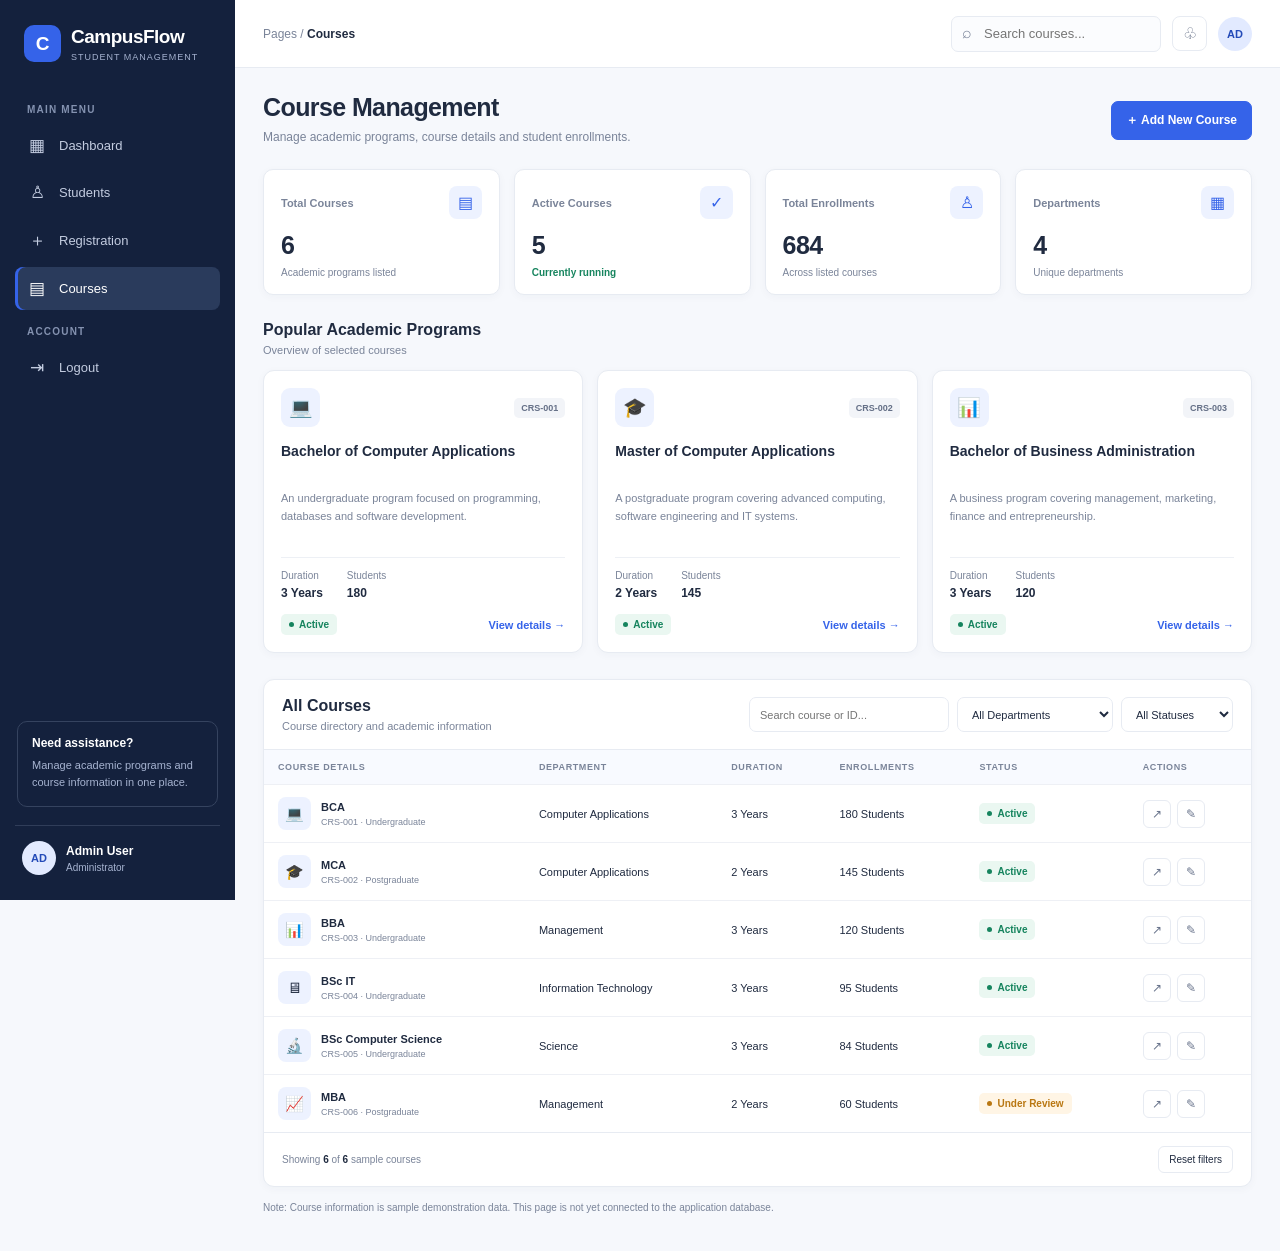
<file: Student_Student/src/main/resources/templates/courses.html>
<!DOCTYPE html>
<html lang="en">
<head>
<meta charset="UTF-8">
<meta name="viewport" content="width=device-width, initial-scale=1.0">
<title>Course Management | CampusFlow</title>

<style>
:root {
    --navy: #14213d;
    --blue: #3563e9;
    --blue-light: #edf2ff;
    --bg: #f6f8fc;
    --white: #ffffff;
    --text: #202b40;
    --muted: #7a8499;
    --border: #e7ebf2;
    --green: #16845e;
    --orange: #b97712;
    --shadow: 0 2px 8px rgba(28,45,80,.035);
}

* {
    margin: 0;
    padding: 0;
    box-sizing: border-box;
}

body {
    font-family: "Segoe UI", Arial, sans-serif;
    background: var(--bg);
    color: var(--text);
    font-size: 13px;
}

button, input, select, textarea {
    font: inherit;
}

button {
    cursor: pointer;
}

a {
    text-decoration: none;
    color: inherit;
}

/* SIDEBAR */

.sidebar {
    width: 235px;
    position: fixed;
    inset: 0 auto 0 0;
    background: var(--navy);
    color: #c3cce0;
    padding: 25px 15px;
    display: flex;
    flex-direction: column;
    z-index: 10;
}

.brand {
    display: flex;
    align-items: center;
    gap: 10px;
    padding: 0 9px 30px;
    color: white;
}

.brand-logo {
    width: 37px;
    height: 37px;
    display: grid;
    place-items: center;
    border-radius: 10px;
    background: var(--blue);
    color: white;
    font-size: 19px;
    font-weight: 800;
}

.brand-name {
    font-size: 19px;
    font-weight: 750;
    letter-spacing: -.5px;
}

.brand-sub {
    font-size: 9px;
    letter-spacing: 1px;
    margin-top: 4px;
    color: #a6b3d0;
}

.nav-label {
    padding: 12px 12px 9px;
    color: #8492b0;
    font-size: 10px;
    font-weight: 700;
    letter-spacing: 1.2px;
}

.nav-link {
    display: flex;
    align-items: center;
    gap: 12px;
    padding: 11px 12px;
    margin-bottom: 4px;
    border-radius: 8px;
    color: #c3cce0;
    transition: background .2s;
}

.nav-link:hover {
    background: rgba(255,255,255,.07);
    color: white;
}

.nav-link.active {
    background: #2a3b5c;
    color: white;
    box-shadow: inset 3px 0 var(--blue);
}

.nav-icon {
    width: 20px;
    text-align: center;
    font-size: 17px;
}

.sidebar-bottom {
    margin-top: auto;
}

.help-card {
    padding: 14px;
    margin: 15px 2px 18px;
    border: 1px solid #35435f;
    border-radius: 10px;
}

.help-card strong {
    display: block;
    color: white;
    font-size: 12px;
    margin-bottom: 7px;
}

.help-card p {
    font-size: 11px;
    line-height: 1.6;
    color: #a6b3d0;
}

.profile {
    display: flex;
    align-items: center;
    gap: 10px;
    border-top: 1px solid #303d59;
    padding: 15px 7px 0;
}

.avatar {
    flex-shrink: 0;
    width: 34px;
    height: 34px;
    display: grid;
    place-items: center;
    border-radius: 50%;
    background: #e2eaff;
    color: #244bb8;
    font-size: 11px;
    font-weight: 800;
}

.profile strong {
    font-size: 12px;
    color: white;
}

.profile small {
    display: block;
    margin-top: 4px;
    color: #a6b3d0;
    font-size: 10px;
}

/* MAIN AREA */

.main {
    margin-left: 235px;
    min-height: 100vh;
}

.topbar {
    min-height: 68px;
    padding: 0 28px;
    background: white;
    border-bottom: 1px solid var(--border);
    display: flex;
    align-items: center;
    justify-content: space-between;
    gap: 18px;
}

.breadcrumb {
    font-size: 12px;
    color: var(--muted);
}

.breadcrumb strong {
    color: var(--text);
}

.top-actions {
    display: flex;
    align-items: center;
    gap: 11px;
}

.top-search {
    position: relative;
}

.top-search span {
    position: absolute;
    left: 11px;
    top: 8px;
    color: var(--muted);
    font-size: 16px;
}

.top-search input {
    width: 210px;
    height: 36px;
    padding: 0 12px 0 32px;
    border: 1px solid var(--border);
    border-radius: 7px;
    outline: none;
    background: #fbfcfe;
}

.top-search input:focus,
.filters input:focus,
.filters select:focus {
    border-color: var(--blue);
}

.notification {
    width: 35px;
    height: 35px;
    border: 1px solid var(--border);
    border-radius: 8px;
    background: white;
    color: #657087;
    font-size: 16px;
}

.content {
    max-width: 1600px;
    margin: auto;
    padding: 25px 28px 35px;
}

/* PAGE HEADER */

.page-heading {
    display: flex;
    align-items: center;
    justify-content: space-between;
    gap: 15px;
    margin-bottom: 22px;
}

.page-heading h1 {
    font-size: 25px;
    font-weight: 750;
    letter-spacing: -.6px;
    margin-bottom: 6px;
}

.page-heading p {
    font-size: 12px;
    line-height: 1.6;
    color: var(--muted);
}

.primary-btn {
    background: var(--blue);
    color: white;
    border: 1px solid var(--blue);
    padding: 10px 14px;
    border-radius: 7px;
    font-weight: 650;
    font-size: 12px;
    white-space: nowrap;
    transition: background .2s;
}

.primary-btn:hover {
    background: #254fce;
}

.secondary-btn {
    background: white;
    border: 1px solid var(--border);
    padding: 9px 13px;
    border-radius: 7px;
    color: var(--text);
    font-weight: 600;
}

/* STATISTICS */

.stats {
    display: grid;
    grid-template-columns: repeat(4, minmax(0, 1fr));
    gap: 14px;
    margin-bottom: 26px;
}

.stat-card {
    min-width: 0;
    background: white;
    border: 1px solid var(--border);
    border-radius: 10px;
    padding: 16px 17px;
    box-shadow: var(--shadow);
}

.stat-top {
    display: flex;
    justify-content: space-between;
    align-items: center;
    gap: 8px;
    margin-bottom: 12px;
}

.stat-label {
    color: var(--muted);
    font-size: 11px;
    font-weight: 650;
}

.stat-icon {
    flex-shrink: 0;
    width: 33px;
    height: 33px;
    display: grid;
    place-items: center;
    background: var(--blue-light);
    color: var(--blue);
    border-radius: 8px;
    font-size: 16px;
}

.stat-value {
    font-size: 25px;
    font-weight: 750;
    letter-spacing: -.5px;
}

.stat-note {
    color: var(--muted);
    font-size: 10px;
    margin-top: 7px;
}

.stat-note strong {
    color: var(--green);
}

/* SECTION HEADINGS */

.section-heading {
    display: flex;
    align-items: center;
    justify-content: space-between;
    gap: 12px;
    margin-bottom: 14px;
}

.section-heading h2,
.table-header h2 {
    font-size: 16px;
    font-weight: 750;
}

.section-heading p,
.table-header p {
    color: var(--muted);
    font-size: 11px;
    margin-top: 5px;
}

/* FEATURED COURSE CARDS */

.course-highlights {
    display: grid;
    grid-template-columns: repeat(3, minmax(0, 1fr));
    gap: 14px;
    margin-bottom: 26px;
}

.highlight-card {
    min-width: 0;
    background: white;
    border: 1px solid var(--border);
    border-radius: 11px;
    padding: 17px;
    box-shadow: var(--shadow);
    transition: border-color .2s, box-shadow .2s;
}

.highlight-card:hover {
    border-color: #cbd6f7;
    box-shadow: 0 5px 15px rgba(28,45,80,.06);
}

.course-card-top {
    display: flex;
    justify-content: space-between;
    align-items: center;
    gap: 10px;
}

.course-symbol {
    width: 39px;
    height: 39px;
    display: grid;
    place-items: center;
    border-radius: 9px;
    background: var(--blue-light);
    font-size: 19px;
}

.course-code {
    padding: 5px 7px;
    border-radius: 5px;
    background: #f2f4f8;
    color: #657087;
    font-size: 9px;
    font-weight: 750;
}

.highlight-card h3 {
    font-size: 14px;
    line-height: 1.5;
    margin: 14px 0 6px;
    min-height: 42px;
}

.course-description {
    color: var(--muted);
    font-size: 11px;
    line-height: 1.65;
    min-height: 55px;
}

.course-details {
    display: flex;
    gap: 24px;
    flex-wrap: wrap;
    border-top: 1px solid #edf0f5;
    margin-top: 13px;
    padding-top: 12px;
}

.detail-item {
    color: var(--muted);
    font-size: 10px;
}

.detail-item strong {
    display: block;
    color: var(--text);
    font-size: 12px;
    margin-top: 5px;
}

.card-footer {
    display: flex;
    justify-content: space-between;
    align-items: center;
    gap: 8px;
    margin-top: 14px;
}

.status {
    display: inline-flex;
    align-items: center;
    gap: 5px;
    font-size: 10px;
    font-weight: 700;
    padding: 5px 8px;
    border-radius: 5px;
    white-space: nowrap;
}

.status::before {
    content: "";
    width: 5px;
    height: 5px;
    border-radius: 50%;
    background: currentColor;
}

.status.active {
    color: var(--green);
    background: #eaf7f1;
}

.status.review {
    color: var(--orange);
    background: #fff5e5;
}

.view-link {
    border: none;
    background: transparent;
    color: var(--blue);
    font-size: 11px;
    font-weight: 700;
}

/* COURSE TABLE */

.table-panel {
    background: white;
    border: 1px solid var(--border);
    border-radius: 11px;
    box-shadow: var(--shadow);
    overflow: hidden;
}

.table-header {
    padding: 17px 18px;
    display: flex;
    align-items: center;
    justify-content: space-between;
    flex-wrap: wrap;
    gap: 12px;
    border-bottom: 1px solid var(--border);
}

.filters {
    display: flex;
    flex-wrap: wrap;
    gap: 8px;
}

.filters input,
.filters select {
    min-height: 35px;
    padding: 8px 10px;
    border: 1px solid var(--border);
    border-radius: 7px;
    background: white;
    color: var(--text);
    outline: none;
    font-size: 11px;
}

.filters input {
    width: 200px;
}

.filters select {
    max-width: 175px;
}

.table-wrap {
    width: 100%;
    overflow-x: auto;
}

table {
    width: 100%;
    border-collapse: collapse;
    white-space: nowrap;
}

thead {
    background: #f8faff;
}

th {
    text-align: left;
    padding: 12px 14px;
    color: #7a8499;
    font-size: 9px;
    text-transform: uppercase;
    letter-spacing: .6px;
    font-weight: 750;
}

td {
    padding: 12px 14px;
    border-top: 1px solid #eef0f5;
    font-size: 11px;
}

tbody tr:hover {
    background: #fafbff;
}

.course-name-cell {
    display: flex;
    align-items: center;
    gap: 10px;
}

.mini-course-icon {
    flex-shrink: 0;
    width: 33px;
    height: 33px;
    border-radius: 8px;
    display: grid;
    place-items: center;
    background: var(--blue-light);
    font-size: 15px;
}

.course-name-cell strong {
    font-size: 11px;
}

.course-name-cell small {
    display: block;
    color: var(--muted);
    margin-top: 4px;
    font-size: 9px;
}

.row-actions {
    display: flex;
    gap: 6px;
}

.icon-btn {
    width: 28px;
    height: 28px;
    border: 1px solid var(--border);
    border-radius: 6px;
    background: white;
    color: #68738b;
    font-size: 12px;
}

.icon-btn:hover {
    color: var(--blue);
    border-color: #cbd6f7;
}

.table-footer {
    padding: 13px 18px;
    border-top: 1px solid var(--border);
    display: flex;
    justify-content: space-between;
    align-items: center;
    gap: 10px;
    color: var(--muted);
    font-size: 10px;
}

.table-footer strong {
    color: var(--text);
}

.page-btn {
    border: 1px solid var(--border);
    background: white;
    border-radius: 6px;
    padding: 7px 10px;
    color: var(--text);
    font-size: 10px;
}

.notice {
    color: var(--muted);
    font-size: 10px;
    line-height: 1.6;
    margin-top: 13px;
}

/* ADD COURSE MODAL */

.modal-backdrop {
    position: fixed;
    inset: 0;
    z-index: 30;
    background: rgba(12,23,45,.55);
    display: none;
    align-items: center;
    justify-content: center;
    padding: 18px;
}

.modal-backdrop.show {
    display: flex;
}

.modal {
    width: 100%;
    max-width: 520px;
    max-height: 90vh;
    overflow-y: auto;
    background: white;
    border-radius: 13px;
    box-shadow: 0 20px 65px rgba(0,0,0,.2);
}

.modal-header {
    display: flex;
    align-items: center;
    justify-content: space-between;
    padding: 18px 21px;
    border-bottom: 1px solid var(--border);
}

.modal-header h2 {
    font-size: 17px;
}

.close-btn {
    width: 30px;
    height: 30px;
    border: 1px solid var(--border);
    border-radius: 7px;
    background: white;
    font-size: 19px;
}

.modal-body {
    padding: 20px 21px;
}

.form-grid {
    display: grid;
    grid-template-columns: 1fr 1fr;
    gap: 15px;
}

.form-group {
    display: flex;
    flex-direction: column;
    gap: 7px;
}

.form-group.full {
    grid-column: 1 / -1;
}

.form-group label {
    font-size: 11px;
    font-weight: 700;
}

.form-group input,
.form-group select,
.form-group textarea {
    width: 100%;
    padding: 10px 11px;
    border: 1px solid var(--border);
    border-radius: 7px;
    outline: none;
    font-size: 12px;
}

.form-group input:focus,
.form-group select:focus,
.form-group textarea:focus {
    border-color: var(--blue);
}

.form-group textarea {
    min-height: 70px;
    resize: vertical;
}

.modal-actions {
    display: flex;
    justify-content: flex-end;
    gap: 9px;
    padding-top: 18px;
}

/* RESPONSIVE */

@media (max-width: 1150px) {
    .stats {
        grid-template-columns: repeat(2, minmax(0, 1fr));
    }

    .course-highlights {
        grid-template-columns: repeat(2, minmax(0, 1fr));
    }

    .content {
        padding: 22px;
    }
}

@media (max-width: 800px) {
    .sidebar {
        width: 68px;
        padding: 20px 8px;
    }

    .brand {
        padding: 0 7px 25px;
    }

    .brand-name,
    .brand-sub,
    .nav-label,
    .nav-text,
    .help-card,
    .profile-info {
        display: none;
    }

    .nav-link {
        justify-content: center;
        padding: 12px 4px;
    }

    .profile {
        justify-content: center;
        padding: 14px 0 0;
    }

    .main {
        margin-left: 68px;
    }

    .topbar {
        padding: 0 18px;
    }

    .top-search input {
        width: 170px;
    }
}

@media (max-width: 570px) {
    .topbar {
        padding: 13px;
        flex-wrap: wrap;
    }

    .top-actions {
        width: 100%;
    }

    .top-search {
        flex: 1;
    }

    .top-search input {
        width: 100%;
    }

    .content {
        padding: 19px 12px;
    }

    .page-heading {
        align-items: flex-start;
        flex-direction: column;
    }

    .page-heading h1 {
        font-size: 22px;
    }

    .stats,
    .course-highlights {
        grid-template-columns: 1fr;
        gap: 11px;
    }

    .highlight-card h3,
    .course-description {
        min-height: auto;
    }

    .table-header {
        padding: 15px;
    }

    .filters {
        width: 100%;
    }

    .filters input,
    .filters select {
        width: 100%;
        max-width: none;
    }

    .table-footer {
        align-items: flex-start;
        flex-direction: column;
    }

    .form-grid {
        grid-template-columns: 1fr;
    }

    .form-group.full {
        grid-column: auto;
    }
}
</style>
</head>

<body>

<aside class="sidebar">
    <div class="brand">
        <div class="brand-logo">C</div>
        <div>
            <div class="brand-name">CampusFlow</div>
            <div class="brand-sub">STUDENT MANAGEMENT</div>
        </div>
    </div>

    <div class="nav-label">MAIN MENU</div>

    <a href="dashboard.html" class="nav-link">
        <span class="nav-icon">▦</span>
        <span class="nav-text">Dashboard</span>
    </a>

    <a href="students.html" class="nav-link">
        <span class="nav-icon">♙</span>
        <span class="nav-text">Students</span>
    </a>

    <a href="registration.html" class="nav-link">
        <span class="nav-icon">＋</span>
        <span class="nav-text">Registration</span>
    </a>

    <a href="courses.html" class="nav-link active">
        <span class="nav-icon">▤</span>
        <span class="nav-text">Courses</span>
    </a>

    <div class="nav-label">ACCOUNT</div>

    <a href="login.html" class="nav-link">
        <span class="nav-icon">⇥</span>
        <span class="nav-text">Logout</span>
    </a>

    <div class="sidebar-bottom">
        <div class="help-card">
            <strong>Need assistance?</strong>
            <p>Manage academic programs and course information in one place.</p>
        </div>

        <div class="profile">
            <div class="avatar">AD</div>
            <div class="profile-info">
                <strong>Admin User</strong>
                <small>Administrator</small>
            </div>
        </div>
    </div>
</aside>

<main class="main">

    <header class="topbar">
        <div class="breadcrumb">Pages / <strong>Courses</strong></div>

        <div class="top-actions">
            <div class="top-search">
                <span>⌕</span>
                <input type="search" id="globalSearch"
                       placeholder="Search courses...">
            </div>

            <button class="notification" type="button"
                    onclick="alert('You are all caught up!')"
                    title="Notifications">♧</button>

            <div class="avatar">AD</div>
        </div>
    </header>

    <div class="content">

        <section class="page-heading">
            <div>
                <h1>Course Management</h1>
                <p>Manage academic programs, course details and student enrollments.</p>
            </div>

            <button class="primary-btn" onclick="openModal()">
                ＋ Add New Course
            </button>
        </section>

        <!-- STATISTICS -->
        <section class="stats">

            <div class="stat-card">
                <div class="stat-top">
                    <span class="stat-label">Total Courses</span>
                    <div class="stat-icon">▤</div>
                </div>
                <div class="stat-value" id="totalCourses">6</div>
                <div class="stat-note">Academic programs listed</div>
            </div>

            <div class="stat-card">
                <div class="stat-top">
                    <span class="stat-label">Active Courses</span>
                    <div class="stat-icon">✓</div>
                </div>
                <div class="stat-value" id="activeCourses">5</div>
                <div class="stat-note"><strong>Currently running</strong></div>
            </div>

            <div class="stat-card">
                <div class="stat-top">
                    <span class="stat-label">Total Enrollments</span>
                    <div class="stat-icon">♙</div>
                </div>
                <div class="stat-value" id="totalEnrollments">684</div>
                <div class="stat-note">Across listed courses</div>
            </div>

            <div class="stat-card">
                <div class="stat-top">
                    <span class="stat-label">Departments</span>
                    <div class="stat-icon">▦</div>
                </div>
                <div class="stat-value" id="totalDepartments">5</div>
                <div class="stat-note">Unique departments</div>
            </div>

        </section>

        <!-- FEATURED COURSES -->
        <section>
            <div class="section-heading">
                <div>
                    <h2>Popular Academic Programs</h2>
                    <p>Overview of selected courses</p>
                </div>
            </div>

            <div class="course-highlights">

                <article class="highlight-card">
                    <div class="course-card-top">
                        <div class="course-symbol">💻</div>
                        <span class="course-code">CRS-001</span>
                    </div>

                    <h3>Bachelor of Computer Applications</h3>

                    <p class="course-description">
                        An undergraduate program focused on programming,
                        databases and software development.
                    </p>

                    <div class="course-details">
                        <div class="detail-item">
                            Duration
                            <strong>3 Years</strong>
                        </div>
                        <div class="detail-item">
                            Students
                            <strong>180</strong>
                        </div>
                    </div>

                    <div class="card-footer">
                        <span class="status active">Active</span>
                        <button class="view-link" onclick="showCourse('BCA')">
                            View details →
                        </button>
                    </div>
                </article>

                <article class="highlight-card">
                    <div class="course-card-top">
                        <div class="course-symbol">🎓</div>
                        <span class="course-code">CRS-002</span>
                    </div>

                    <h3>Master of Computer Applications</h3>

                    <p class="course-description">
                        A postgraduate program covering advanced computing,
                        software engineering and IT systems.
                    </p>

                    <div class="course-details">
                        <div class="detail-item">
                            Duration
                            <strong>2 Years</strong>
                        </div>
                        <div class="detail-item">
                            Students
                            <strong>145</strong>
                        </div>
                    </div>

                    <div class="card-footer">
                        <span class="status active">Active</span>
                        <button class="view-link" onclick="showCourse('MCA')">
                            View details →
                        </button>
                    </div>
                </article>

                <article class="highlight-card">
                    <div class="course-card-top">
                        <div class="course-symbol">📊</div>
                        <span class="course-code">CRS-003</span>
                    </div>

                    <h3>Bachelor of Business Administration</h3>

                    <p class="course-description">
                        A business program covering management, marketing,
                        finance and entrepreneurship.
                    </p>

                    <div class="course-details">
                        <div class="detail-item">
                            Duration
                            <strong>3 Years</strong>
                        </div>
                        <div class="detail-item">
                            Students
                            <strong>120</strong>
                        </div>
                    </div>

                    <div class="card-footer">
                        <span class="status active">Active</span>
                        <button class="view-link" onclick="showCourse('BBA')">
                            View details →
                        </button>
                    </div>
                </article>

            </div>
        </section>

        <!-- COURSE DIRECTORY -->
        <section class="table-panel">

            <div class="table-header">
                <div>
                    <h2>All Courses</h2>
                    <p>Course directory and academic information</p>
                </div>

                <div class="filters">
                    <input type="search" id="courseSearch"
                           placeholder="Search course or ID...">

                    <select id="departmentFilter">
                        <option value="">All Departments</option>
                        <option value="Computer Applications">Computer Applications</option>
                        <option value="Management">Management</option>
                        <option value="Information Technology">Information Technology</option>
                        <option value="Science">Science</option>
                    </select>

                    <select id="statusFilter">
                        <option value="">All Statuses</option>
                        <option value="Active">Active</option>
                        <option value="Under Review">Under Review</option>
                    </select>
                </div>
            </div>

            <div class="table-wrap">
                <table>
                    <thead>
                        <tr>
                            <th>Course Details</th>
                            <th>Department</th>
                            <th>Duration</th>
                            <th>Enrollments</th>
                            <th>Status</th>
                            <th>Actions</th>
                        </tr>
                    </thead>

                    <tbody id="courseTable">

                        <tr data-name="bca bachelor of computer applications"
                            data-id="crs-001"
                            data-department="Computer Applications"
                            data-status="Active" data-enrollments="180">
                            <td>
                                <div class="course-name-cell">
                                    <div class="mini-course-icon">💻</div>
                                    <div>
                                        <strong>BCA</strong>
                                        <small>CRS-001 · Undergraduate</small>
                                    </div>
                                </div>
                            </td>
                            <td>Computer Applications</td>
                            <td>3 Years</td>
                            <td>180 Students</td>
                            <td><span class="status active">Active</span></td>
                            <td>
                                <div class="row-actions">
                                    <button class="icon-btn" title="View"
                                            onclick="showCourse('BCA')">↗</button>
                                    <button class="icon-btn" title="Edit"
                                            onclick="editCourse(this)">✎</button>
                                </div>
                            </td>
                        </tr>

                        <tr data-name="mca master of computer applications"
                            data-id="crs-002"
                            data-department="Computer Applications"
                            data-status="Active" data-enrollments="145">
                            <td>
                                <div class="course-name-cell">
                                    <div class="mini-course-icon">🎓</div>
                                    <div>
                                        <strong>MCA</strong>
                                        <small>CRS-002 · Postgraduate</small>
                                    </div>
                                </div>
                            </td>
                            <td>Computer Applications</td>
                            <td>2 Years</td>
                            <td>145 Students</td>
                            <td><span class="status active">Active</span></td>
                            <td>
                                <div class="row-actions">
                                    <button class="icon-btn" title="View"
                                            onclick="showCourse('MCA')">↗</button>
                                    <button class="icon-btn" title="Edit"
                                            onclick="editCourse(this)">✎</button>
                                </div>
                            </td>
                        </tr>

                        <tr data-name="bba bachelor of business administration"
                            data-id="crs-003"
                            data-department="Management"
                            data-status="Active" data-enrollments="120">
                            <td>
                                <div class="course-name-cell">
                                    <div class="mini-course-icon">📊</div>
                                    <div>
                                        <strong>BBA</strong>
                                        <small>CRS-003 · Undergraduate</small>
                                    </div>
                                </div>
                            </td>
                            <td>Management</td>
                            <td>3 Years</td>
                            <td>120 Students</td>
                            <td><span class="status active">Active</span></td>
                            <td>
                                <div class="row-actions">
                                    <button class="icon-btn" title="View"
                                            onclick="showCourse('BBA')">↗</button>
                                    <button class="icon-btn" title="Edit"
                                            onclick="editCourse(this)">✎</button>
                                </div>
                            </td>
                        </tr>

                        <tr data-name="bsc it bachelor of science information technology"
                            data-id="crs-004"
                            data-department="Information Technology"
                            data-status="Active" data-enrollments="95">
                            <td>
                                <div class="course-name-cell">
                                    <div class="mini-course-icon">🖥</div>
                                    <div>
                                        <strong>BSc IT</strong>
                                        <small>CRS-004 · Undergraduate</small>
                                    </div>
                                </div>
                            </td>
                            <td>Information Technology</td>
                            <td>3 Years</td>
                            <td>95 Students</td>
                            <td><span class="status active">Active</span></td>
                            <td>
                                <div class="row-actions">
                                    <button class="icon-btn" title="View"
                                            onclick="showCourse('BSc IT')">↗</button>
                                    <button class="icon-btn" title="Edit"
                                            onclick="editCourse(this)">✎</button>
                                </div>
                            </td>
                        </tr>

                        <tr data-name="bsc computer science"
                            data-id="crs-005"
                            data-department="Science"
                            data-status="Active" data-enrollments="84">
                            <td>
                                <div class="course-name-cell">
                                    <div class="mini-course-icon">🔬</div>
                                    <div>
                                        <strong>BSc Computer Science</strong>
                                        <small>CRS-005 · Undergraduate</small>
                                    </div>
                                </div>
                            </td>
                            <td>Science</td>
                            <td>3 Years</td>
                            <td>84 Students</td>
                            <td><span class="status active">Active</span></td>
                            <td>
                                <div class="row-actions">
                                    <button class="icon-btn" title="View"
                                            onclick="showCourse('BSc Computer Science')">↗</button>
                                    <button class="icon-btn" title="Edit"
                                            onclick="editCourse(this)">✎</button>
                                </div>
                            </td>
                        </tr>

                        <tr data-name="mba master of business administration"
                            data-id="crs-006"
                            data-department="Management"
                            data-status="Under Review" data-enrollments="60">
                            <td>
                                <div class="course-name-cell">
                                    <div class="mini-course-icon">📈</div>
                                    <div>
                                        <strong>MBA</strong>
                                        <small>CRS-006 · Postgraduate</small>
                                    </div>
                                </div>
                            </td>
                            <td>Management</td>
                            <td>2 Years</td>
                            <td>60 Students</td>
                            <td><span class="status review">Under Review</span></td>
                            <td>
                                <div class="row-actions">
                                    <button class="icon-btn" title="View"
                                            onclick="showCourse('MBA')">↗</button>
                                    <button class="icon-btn" title="Edit"
                                            onclick="editCourse(this)">✎</button>
                                </div>
                            </td>
                        </tr>

                    </tbody>
                </table>
            </div>

            <div class="table-footer">
                <span>Showing <strong id="visibleCount">6</strong> of
                    <strong id="allCount">6</strong> sample courses</span>

                <button class="page-btn" onclick="resetFilters()">
                    Reset filters
                </button>
            </div>
        </section>

        <p class="notice">
            Note: Course information is sample demonstration data. This page
            is not yet connected to the application database.
        </p>

    </div>
</main>

<!-- ADD COURSE MODAL -->
<div class="modal-backdrop" id="courseModal">
    <div class="modal">

        <div class="modal-header">
            <h2>Add New Course</h2>
            <button class="close-btn" onclick="closeModal()">×</button>
        </div>

        <div class="modal-body">
            <form id="addCourseForm">
                <div class="form-grid">

                    <div class="form-group">
                        <label for="courseId">Course ID *</label>
                        <input id="courseId" required placeholder="CRS-007">
                    </div>

                    <div class="form-group">
                        <label for="courseCode">Course Code / Name *</label>
                        <input id="courseCode" required placeholder="MSc IT">
                    </div>

                    <div class="form-group full">
                        <label for="courseFullName">Full Course Name *</label>
                        <input id="courseFullName" required
                               placeholder="Enter full course name">
                    </div>

                    <div class="form-group">
                        <label for="courseDepartment">Department *</label>
                        <select id="courseDepartment" required>
                            <option value="">Select department</option>
                            <option>Computer Applications</option>
                            <option>Management</option>
                            <option>Information Technology</option>
                            <option>Science</option>
                        </select>
                    </div>

                    <div class="form-group">
                        <label for="courseDuration">Duration *</label>
                        <select id="courseDuration" required>
                            <option value="">Select duration</option>
                            <option>1 Year</option>
                            <option>2 Years</option>
                            <option>3 Years</option>
                            <option>4 Years</option>
                        </select>
                    </div>

                    <div class="form-group">
                        <label for="courseEnrollment">Enrollments</label>
                        <input type="number" id="courseEnrollment"
                               min="0" value="0" required>
                    </div>

                    <div class="form-group">
                        <label for="courseStatus">Status</label>
                        <select id="courseStatus">
                            <option>Active</option>
                            <option>Under Review</option>
                        </select>
                    </div>

                    <div class="form-group full">
                        <label for="courseDescription">Description</label>
                        <textarea id="courseDescription"
                                  placeholder="Brief course description"></textarea>
                    </div>

                </div>

                <p class="notice">
                    Demo only: courses added here are temporary and will not
                    be saved to MySQL.
                </p>

                <div class="modal-actions">
                    <button type="button" class="secondary-btn"
                            onclick="closeModal()">Cancel</button>
                    <button type="submit" class="primary-btn">Add Course</button>
                </div>
            </form>
        </div>
    </div>
</div>

<script>
const courseTable = document.getElementById("courseTable");
const courseSearch = document.getElementById("courseSearch");
const globalSearch = document.getElementById("globalSearch");
const departmentFilter = document.getElementById("departmentFilter");
const statusFilter = document.getElementById("statusFilter");

function filterCourses() {
    const query = (
        courseSearch.value || globalSearch.value
    ).trim().toLowerCase();

    let visible = 0;

    [...courseTable.querySelectorAll("tr")].forEach(row => {
        const searchText = (
            row.dataset.name + " " +
            row.dataset.id + " " +
            row.innerText
        ).toLowerCase();

        const matchesSearch = searchText.includes(query);
        const matchesDepartment =
            !departmentFilter.value ||
            row.dataset.department === departmentFilter.value;
        const matchesStatus =
            !statusFilter.value ||
            row.dataset.status === statusFilter.value;

        const show = matchesSearch && matchesDepartment && matchesStatus;
        row.style.display = show ? "" : "none";

        if (show) visible++;
    });

    document.getElementById("visibleCount").textContent = visible;
}

courseSearch.addEventListener("input", () => {
    globalSearch.value = "";
    filterCourses();
});

globalSearch.addEventListener("input", () => {
    courseSearch.value = "";
    filterCourses();
});

departmentFilter.addEventListener("change", filterCourses);
statusFilter.addEventListener("change", filterCourses);

function resetFilters() {
    courseSearch.value = "";
    globalSearch.value = "";
    departmentFilter.value = "";
    statusFilter.value = "";
    filterCourses();
}

function openModal() {
    document.getElementById("courseModal").classList.add("show");
}

function closeModal() {
    document.getElementById("courseModal").classList.remove("show");
}

document.getElementById("courseModal").addEventListener("click", event => {
    if (event.target.id === "courseModal") closeModal();
});

function showCourse(name) {
    const row = [...courseTable.querySelectorAll("tr")].find(item =>
        item.querySelector(".course-name-cell strong")?.textContent === name
    );

    if (!row) {
        alert(name + "\nCourse details are shown in the featured section.");
        return;
    }

    alert(
        "COURSE DETAILS\n\n" +
        "Course: " + name + "\n" +
        "Course ID: " + row.dataset.id + "\n" +
        "Department: " + row.dataset.department + "\n" +
        "Duration: " + row.cells[2].innerText + "\n" +
        "Enrollments: " + row.dataset.enrollments + "\n" +
        "Status: " + row.dataset.status + "\n\n" +
        "This is demonstration data."
    );
}

function editCourse(button) {
    const row = button.closest("tr");
    const nameElement = row.querySelector(".course-name-cell strong");
    const oldName = nameElement.textContent;
    const newName = prompt("Enter course name or code:", oldName);

    if (newName === null || !newName.trim()) return;

    nameElement.textContent = newName.trim();
    row.dataset.name = newName.trim().toLowerCase();

    filterCourses();
    alert("Demo update completed. The database was not changed.");
}

document.getElementById("addCourseForm").addEventListener("submit", event => {
    event.preventDefault();

    const id = document.getElementById("courseId").value.trim();
    const code = document.getElementById("courseCode").value.trim();
    const fullName = document.getElementById("courseFullName").value.trim();
    const department = document.getElementById("courseDepartment").value;
    const duration = document.getElementById("courseDuration").value;
    const enrollment = Number(
        document.getElementById("courseEnrollment").value
    );
    const status = document.getElementById("courseStatus").value;

    const existingIds = [...courseTable.querySelectorAll("tr")]
        .map(row => row.dataset.id.toLowerCase());

    if (existingIds.includes(id.toLowerCase())) {
        alert("This Course ID already exists. Please use a different ID.");
        return;
    }

    const row = document.createElement("tr");
    row.dataset.name = (code + " " + fullName).toLowerCase();
    row.dataset.id = id.toLowerCase();
    row.dataset.department = department;
    row.dataset.status = status;
    row.dataset.enrollments = String(enrollment);

    const statusClass = status === "Active" ? "active" : "review";

    row.innerHTML = `
        <td>
            <div class="course-name-cell">
                <div class="mini-course-icon">📘</div>
                <div>
                    <strong></strong>
                    <small></small>
                </div>
            </div>
        </td>
        <td></td>
        <td></td>
        <td></td>
        <td><span class="status ${statusClass}"></span></td>
        <td>
            <div class="row-actions">
                <button class="icon-btn" title="View">↗</button>
                <button class="icon-btn" title="Edit">✎</button>
            </div>
        </td>
    `;

    const cells = row.querySelectorAll("td");
    row.querySelector(".course-name-cell strong").textContent = code;
    row.querySelector(".course-name-cell small").textContent =
        id + " · " + fullName;

    cells[1].textContent = department;
    cells[2].textContent = duration;
    cells[3].textContent = enrollment + " Students";
    row.querySelector(".status").textContent = status;

    const buttons = row.querySelectorAll(".icon-btn");
    buttons[0].addEventListener("click", () => showCourse(code));
    buttons[1].addEventListener("click", () => editCourse(buttons[1]));

    courseTable.appendChild(row);

    document.getElementById("addCourseForm").reset();
    closeModal();
    updateStats();
    resetFilters();

    alert("Course added to the current demo page. It is not saved in MySQL.");
});

function updateStats() {
    const rows = [...courseTable.querySelectorAll("tr")];

    document.getElementById("totalCourses").textContent = rows.length;

    document.getElementById("activeCourses").textContent =
        rows.filter(row => row.dataset.status === "Active").length;

    const enrollmentTotal = rows.reduce(
        (sum, row) => sum + Number(row.dataset.enrollments || 0), 0
    );

    document.getElementById("totalEnrollments").textContent =
        enrollmentTotal.toLocaleString("en-IN");

    document.getElementById("totalDepartments").textContent =
        new Set(rows.map(row => row.dataset.department)).size;

    document.getElementById("allCount").textContent = rows.length;

    filterCourses();
}

updateStats();
</script>

</body>
</html>
</file>
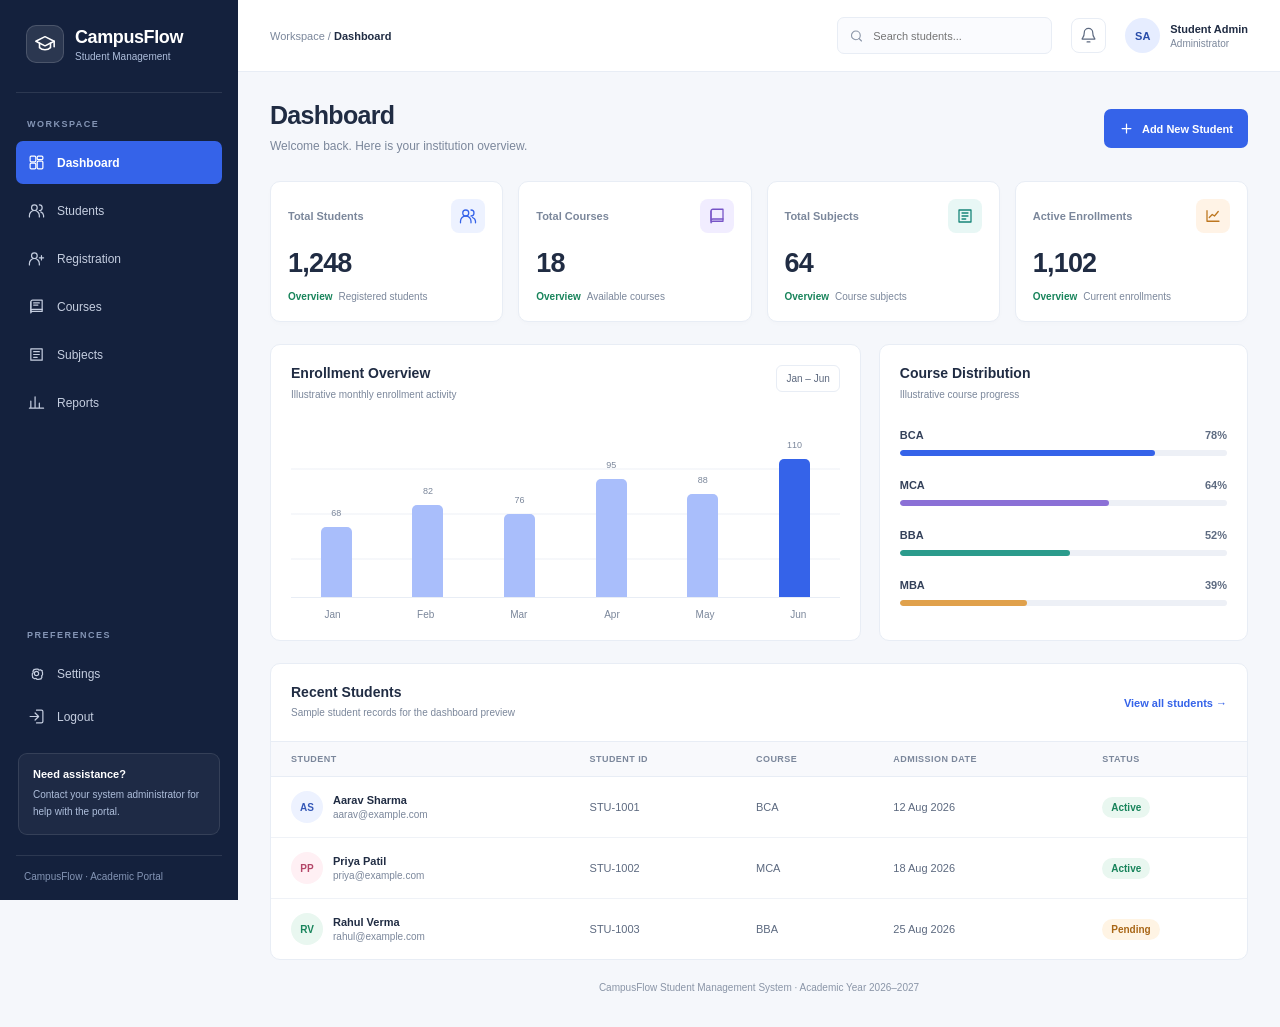
<file: Student_Student/src/main/resources/templates/dashboard.html>
<!DOCTYPE html>
<html lang="en">
<head>
    <meta charset="UTF-8">
    <meta name="viewport" content="width=device-width, initial-scale=1.0">
    <meta name="theme-color" content="#14213d">
    <title>CampusFlow | Dashboard</title>

    <style>
        :root {
            --navy: #14213d;
            --navy-light: #20365d;
            --blue: #3563e9;
            --blue-light: #edf2ff;
            --background: #f5f7fb;
            --white: #ffffff;
            --text: #202c43;
            --muted: #7b879b;
            --border: #e8edf5;
            --green: #18845b;
            --green-light: #e9f7f0;
            --orange: #a96717;
            --orange-light: #fff4e4;
        }

        * {
            margin: 0;
            padding: 0;
            box-sizing: border-box;
        }

        body {
            font-family: "Segoe UI", Arial, sans-serif;
            background: var(--background);
            color: var(--text);
            font-size: 13px;
        }

        a {
            color: inherit;
            text-decoration: none;
        }

        button, input {
            font: inherit;
        }

        button {
            cursor: pointer;
        }

        .app {
            min-height: 100vh;
        }

        /* SIDEBAR */

        .sidebar {
            position: fixed;
            inset: 0 auto 0 0;
            z-index: 10;
            width: 238px;
            display: flex;
            flex-direction: column;
            padding: 25px 16px 18px;
            background: var(--navy);
            color: #fff;
        }

        .brand {
            display: flex;
            align-items: center;
            gap: 11px;
            padding: 0 10px 29px;
            border-bottom: 1px solid rgba(255,255,255,.10);
        }

        .brand-logo {
            width: 38px;
            height: 38px;
            display: grid;
            place-items: center;
            border: 1px solid rgba(255,255,255,.15);
            border-radius: 10px;
            background: rgba(255,255,255,.10);
        }

        .brand-logo svg {
            width: 22px;
            height: 22px;
        }

        .brand-name {
            font-size: 18px;
            font-weight: 750;
            letter-spacing: -.4px;
        }

        .brand-subtitle {
            margin-top: 3px;
            color: #aebedb;
            font-size: 10px;
        }

        .nav-label {
            margin: 26px 11px 12px;
            color: #8495b5;
            font-size: 9px;
            font-weight: 700;
            letter-spacing: 1.5px;
            text-transform: uppercase;
        }

        .nav-list {
            display: grid;
            gap: 5px;
            list-style: none;
        }

        .nav-link {
            display: flex;
            align-items: center;
            gap: 12px;
            min-height: 43px;
            padding: 0 12px;
            border-radius: 7px;
            color: #c5cee0;
            font-size: 12px;
            transition: background .2s, color .2s;
        }

        .nav-link:hover {
            background: rgba(255,255,255,.07);
            color: #fff;
        }

        .nav-link.active {
            background: var(--blue);
            color: #fff;
            font-weight: 650;
        }

        .nav-link svg {
            width: 17px;
            height: 17px;
            flex-shrink: 0;
        }

        .sidebar-bottom {
            margin-top: auto;
        }

        .help-card {
            margin: 15px 2px 20px;
            padding: 14px;
            border: 1px solid rgba(255,255,255,.10);
            border-radius: 9px;
            background: rgba(255,255,255,.045);
        }

        .help-card strong {
            display: block;
            margin-bottom: 6px;
            font-size: 11px;
        }

        .help-card p {
            color: #aebedb;
            font-size: 10px;
            line-height: 1.7;
        }

        .sidebar-footer {
            padding: 15px 8px 0;
            border-top: 1px solid rgba(255,255,255,.10);
            color: #8495b5;
            font-size: 10px;
        }

        /* MAIN CONTENT */

        .main {
            min-height: 100vh;
            margin-left: 238px;
        }

        .topbar {
            min-height: 72px;
            display: flex;
            align-items: center;
            justify-content: space-between;
            gap: 20px;
            padding: 14px 32px;
            border-bottom: 1px solid var(--border);
            background: var(--white);
        }

        .breadcrumb {
            color: var(--muted);
            font-size: 11px;
        }

        .breadcrumb span {
            color: var(--text);
            font-weight: 650;
        }

        .topbar-right {
            display: flex;
            align-items: center;
            gap: 19px;
        }

        .search-wrap {
            position: relative;
        }

        .search-wrap svg {
            position: absolute;
            top: 50%;
            left: 12px;
            width: 15px;
            height: 15px;
            transform: translateY(-50%);
            color: #8b96a8;
        }

        .search-input {
            width: 215px;
            height: 37px;
            padding: 0 12px 0 35px;
            border: 1px solid var(--border);
            border-radius: 7px;
            outline: none;
            background: #fafbfe;
            font-size: 11px;
        }

        .search-input:focus {
            border-color: var(--blue);
            box-shadow: 0 0 0 3px rgba(53,99,233,.08);
        }

        .icon-button {
            width: 35px;
            height: 35px;
            display: grid;
            place-items: center;
            border: 1px solid var(--border);
            border-radius: 8px;
            background: white;
            color: #5d6a80;
        }

        .icon-button svg {
            width: 17px;
            height: 17px;
        }

        .profile {
            display: flex;
            align-items: center;
            gap: 10px;
        }

        .avatar {
            width: 35px;
            height: 35px;
            display: grid;
            place-items: center;
            flex-shrink: 0;
            border-radius: 50%;
            background: #e6edff;
            color: #284ca9;
            font-size: 11px;
            font-weight: 750;
        }

        .profile-name {
            font-size: 11px;
            font-weight: 700;
        }

        .profile-role {
            margin-top: 3px;
            color: var(--muted);
            font-size: 10px;
        }

        .content {
            max-width: 1600px;
            margin: 0 auto;
            padding: 29px 32px;
        }

        /* PAGE HEADING */

        .page-heading {
            display: flex;
            align-items: center;
            justify-content: space-between;
            gap: 16px;
            margin-bottom: 25px;
        }

        .page-heading h1 {
            margin-bottom: 7px;
            font-size: 25px;
            font-weight: 750;
            letter-spacing: -.7px;
        }

        .page-heading p {
            color: var(--muted);
            font-size: 12px;
            line-height: 1.6;
        }

        .primary-button {
            min-height: 39px;
            display: inline-flex;
            align-items: center;
            justify-content: center;
            gap: 8px;
            padding: 0 15px;
            border: none;
            border-radius: 7px;
            background: var(--blue);
            color: white;
            font-size: 11px;
            font-weight: 650;
            white-space: nowrap;
            transition: background .2s;
        }

        .primary-button:hover {
            background: #254fce;
        }

        .primary-button svg {
            width: 15px;
            height: 15px;
        }

        /* STAT CARDS */

        .stats-grid {
            display: grid;
            grid-template-columns: repeat(4, minmax(0, 1fr));
            gap: 15px;
            margin-bottom: 22px;
        }

        .stat-card {
            min-width: 0;
            padding: 17px;
            border: 1px solid var(--border);
            border-radius: 10px;
            background: var(--white);
            box-shadow: 0 2px 5px rgba(20,33,61,.015);
        }

        .stat-top {
            display: flex;
            align-items: center;
            justify-content: space-between;
            gap: 8px;
            margin-bottom: 15px;
        }

        .stat-title {
            color: var(--muted);
            font-size: 11px;
            font-weight: 550;
        }

        .stat-icon {
            width: 34px;
            height: 34px;
            display: grid;
            place-items: center;
            flex-shrink: 0;
            border-radius: 8px;
        }

        .stat-icon svg {
            width: 18px;
            height: 18px;
        }

        .icon-blue {
            background: #edf2ff;
            color: #3563e9;
        }

        .icon-purple {
            background: #f1edff;
            color: #7754c7;
        }

        .icon-teal {
            background: #e8f7f5;
            color: #168578;
        }

        .icon-orange {
            background: #fff3e6;
            color: #bd761f;
        }

        .stat-number {
            margin-bottom: 10px;
            font-size: 27px;
            font-weight: 750;
            letter-spacing: -.8px;
        }

        .stat-foot {
            display: flex;
            align-items: center;
            gap: 6px;
            color: var(--muted);
            font-size: 10px;
            line-height: 1.5;
        }

        .stat-foot .up {
            color: var(--green);
            font-weight: 700;
        }

        /* PANELS AND CHARTS */

        .charts-grid {
            display: grid;
            grid-template-columns: minmax(0, 1.6fr) minmax(0, 1fr);
            gap: 18px;
            margin-bottom: 22px;
        }

        .panel {
            min-width: 0;
            padding: 20px;
            border: 1px solid var(--border);
            border-radius: 10px;
            background: var(--white);
        }

        .panel-heading {
            display: flex;
            align-items: flex-start;
            justify-content: space-between;
            gap: 12px;
            margin-bottom: 22px;
        }

        .panel-heading h2 {
            margin-bottom: 6px;
            font-size: 14px;
            font-weight: 750;
        }

        .panel-heading p {
            color: var(--muted);
            font-size: 10px;
            line-height: 1.6;
        }

        .period-label {
            padding: 7px 9px;
            border: 1px solid var(--border);
            border-radius: 6px;
            color: #5c687e;
            font-size: 10px;
            white-space: nowrap;
        }

        /* CSS BAR CHART */

        .chart {
            height: 195px;
            display: flex;
            flex-direction: column;
        }

        .chart-area {
            flex: 1;
            display: flex;
            align-items: flex-end;
            justify-content: space-around;
            gap: 13px;
            padding: 15px 6px 0;
            border-bottom: 1px solid var(--border);
            background: repeating-linear-gradient(
                to bottom,
                transparent 0,
                transparent 43px,
                #edf0f6 44px,
                transparent 45px
            );
        }

        .bar-column {
            height: 100%;
            flex: 1;
            display: flex;
            flex-direction: column;
            justify-content: flex-end;
            align-items: center;
            gap: 9px;
        }

        .bar-value {
            color: #7b879b;
            font-size: 9px;
        }

        .bar {
            width: min(31px, 75%);
            min-height: 8px;
            border-radius: 5px 5px 0 0;
            background: #a9befb;
            transition: background .2s;
        }

        .bar:hover {
            background: var(--blue);
        }

        .bar.current {
            background: var(--blue);
        }

        .bar-labels {
            display: flex;
            justify-content: space-around;
            gap: 10px;
            padding-top: 11px;
        }

        .bar-labels span {
            flex: 1;
            color: var(--muted);
            text-align: center;
            font-size: 10px;
        }

        /* COURSE DISTRIBUTION */

        .course-list {
            display: grid;
            gap: 23px;
            padding-top: 4px;
        }

        .course-top {
            display: flex;
            justify-content: space-between;
            gap: 12px;
            margin-bottom: 9px;
            font-size: 11px;
        }

        .course-name {
            color: #34415a;
            font-weight: 650;
        }

        .course-percent {
            color: #5e6b81;
            font-weight: 650;
        }

        .progress-track {
            height: 6px;
            overflow: hidden;
            border-radius: 20px;
            background: #edf0f6;
        }

        .progress-fill {
            height: 100%;
            border-radius: 20px;
            background: var(--blue);
        }

        .progress-fill.purple {
            background: #8b70d6;
        }

        .progress-fill.teal {
            background: #2b9b8c;
        }

        .progress-fill.orange {
            background: #e0a14c;
        }

        /* STUDENT TABLE */

        .students-panel {
            padding: 0;
            overflow: hidden;
        }

        .students-header {
            display: flex;
            align-items: center;
            justify-content: space-between;
            gap: 15px;
            padding: 20px;
        }

        .students-header h2 {
            margin-bottom: 5px;
            font-size: 14px;
        }

        .students-header p {
            color: var(--muted);
            font-size: 10px;
            line-height: 1.6;
        }

        .view-all {
            color: var(--blue);
            font-size: 11px;
            font-weight: 700;
            white-space: nowrap;
        }

        .table-scroll {
            width: 100%;
            overflow-x: auto;
        }

        table {
            width: 100%;
            border-collapse: collapse;
            text-align: left;
            white-space: nowrap;
        }

        thead {
            background: #f8f9fc;
        }

        th {
            padding: 12px 20px;
            border-top: 1px solid var(--border);
            border-bottom: 1px solid var(--border);
            color: #7b879b;
            font-size: 9px;
            font-weight: 700;
            letter-spacing: .45px;
            text-transform: uppercase;
        }

        td {
            padding: 14px 20px;
            border-bottom: 1px solid #eff2f7;
            color: #5d6a80;
            font-size: 11px;
        }

        tbody tr:last-child td {
            border-bottom: none;
        }

        tbody tr:hover {
            background: #fafbff;
        }

        .student-cell {
            display: flex;
            align-items: center;
            gap: 10px;
        }

        .student-avatar {
            width: 32px;
            height: 32px;
            display: grid;
            place-items: center;
            flex-shrink: 0;
            border-radius: 50%;
            background: #edf2ff;
            color: #3558b7;
            font-size: 10px;
            font-weight: 750;
        }

        .student-avatar.pink {
            background: #fff0f4;
            color: #b44769;
        }

        .student-avatar.green {
            background: #e9f7f0;
            color: #18845b;
        }

        .student-name {
            margin-bottom: 3px;
            color: var(--text);
            font-size: 11px;
            font-weight: 700;
        }

        .student-email {
            color: var(--muted);
            font-size: 10px;
        }

        .status {
            display: inline-block;
            padding: 5px 9px;
            border-radius: 20px;
            font-size: 10px;
            font-weight: 650;
        }

        .status.active {
            background: var(--green-light);
            color: var(--green);
        }

        .status.pending {
            background: var(--orange-light);
            color: var(--orange);
        }

        .empty-row {
            display: none;
            padding: 25px;
            color: var(--muted);
            text-align: center;
        }

        .page-footer {
            padding: 22px 0 5px;
            color: #8a95a7;
            text-align: center;
            font-size: 10px;
        }

        /* RESPONSIVE */

        @media (max-width: 1150px) {
            .sidebar {
                width: 205px;
            }

            .main {
                margin-left: 205px;
            }

            .content {
                padding: 25px 22px;
            }

            .topbar {
                padding: 14px 22px;
            }

            .stats-grid {
                grid-template-columns: repeat(2, minmax(0, 1fr));
            }

            .charts-grid {
                grid-template-columns: 1fr;
            }
        }

        @media (max-width: 760px) {
            .sidebar {
                width: 64px;
                padding: 20px 8px;
                align-items: center;
            }

            .brand {
                padding: 0 0 23px;
                border: none;
            }

            .brand-logo {
                width: 39px;
                height: 39px;
            }

            .brand-name,
            .brand-subtitle,
            .nav-label,
            .nav-link .nav-text,
            .help-card,
            .sidebar-footer {
                display: none;
            }

            .nav-list {
                width: 100%;
                margin-top: 20px;
            }

            .nav-link {
                justify-content: center;
                padding: 0;
            }

            .nav-link svg {
                width: 19px;
                height: 19px;
            }

            .main {
                margin-left: 64px;
            }

            .topbar {
                padding: 13px 16px;
            }

            .topbar-right {
                gap: 9px;
            }

            .search-input {
                width: 150px;
            }

            .profile-details {
                display: none;
            }

            .content {
                padding: 22px 16px;
            }

            .page-heading h1 {
                font-size: 22px;
            }
        }

        @media (max-width: 480px) {
            .topbar {
                flex-wrap: wrap;
            }

            .topbar-right {
                width: 100%;
            }

            .search-wrap {
                flex: 1;
            }

            .search-input {
                width: 100%;
            }

            .page-heading {
                align-items: flex-start;
                flex-direction: column;
            }

            .stats-grid {
                gap: 10px;
            }

            .stat-card {
                padding: 13px;
            }

            .stat-title {
                font-size: 10px;
            }

            .stat-number {
                font-size: 23px;
            }

            .stat-foot {
                font-size: 9px;
            }

            .panel {
                padding: 15px;
            }

            .students-header {
                padding: 15px;
            }
        }
    </style>
</head>

<body>
<div class="app">

    <!-- SIDEBAR -->
    <aside class="sidebar">
        <a href="dashboard.html" class="brand" aria-label="CampusFlow home">
            <div class="brand-logo">
                <svg viewBox="0 0 24 24" fill="none" stroke="currentColor"
                     stroke-width="1.7" stroke-linecap="round"
                     stroke-linejoin="round" aria-hidden="true">
                    <path d="M2 9l10-5 10 5-10 5L2 9z"/>
                    <path d="M6 11v5c3 3 9 3 12 0v-5"/>
                    <path d="M22 9v6"/>
                </svg>
            </div>
            <div>
                <div class="brand-name">CampusFlow</div>
                <div class="brand-subtitle">Student Management</div>
            </div>
        </a>

        <div class="nav-label">Workspace</div>

        <nav>
            <ul class="nav-list">
                <li>
                    <a href="dashboard.html" class="nav-link active">
                        <svg viewBox="0 0 24 24" fill="none" stroke="currentColor"
                             stroke-width="1.7" stroke-linecap="round"
                             stroke-linejoin="round" aria-hidden="true">
                            <rect x="3" y="3" width="8" height="8" rx="1.5"/>
                            <rect x="13" y="3" width="8" height="5" rx="1.5"/>
                            <rect x="13" y="10" width="8" height="11" rx="1.5"/>
                            <rect x="3" y="13" width="8" height="8" rx="1.5"/>
                        </svg>
                        <span class="nav-text">Dashboard</span>
                    </a>
                </li>
                <li>
                    <a href="students.html" class="nav-link">
                        <svg viewBox="0 0 24 24" fill="none" stroke="currentColor"
                             stroke-width="1.7" stroke-linecap="round"
                             stroke-linejoin="round" aria-hidden="true">
                            <circle cx="9" cy="8" r="4"/>
                            <path d="M2 21v-2a7 7 0 0 1 14 0v2"/>
                            <path d="M16 4a4 4 0 0 1 0 8"/>
                            <path d="M18 14a6 6 0 0 1 4 5v2"/>
                        </svg>
                        <span class="nav-text">Students</span>
                    </a>
                </li>
                <li>
                    <a href="registration.html" class="nav-link">
                        <svg viewBox="0 0 24 24" fill="none" stroke="currentColor"
                             stroke-width="1.7" stroke-linecap="round"
                             stroke-linejoin="round" aria-hidden="true">
                            <circle cx="9" cy="8" r="4"/>
                            <path d="M2 21v-2a7 7 0 0 1 14 0v2"/>
                            <path d="M19 8v6M16 11h6"/>
                        </svg>
                        <span class="nav-text">Registration</span>
                    </a>
                </li>
                <li>
                    <a href="courses.html" class="nav-link">
                        <svg viewBox="0 0 24 24" fill="none" stroke="currentColor"
                             stroke-width="1.7" stroke-linecap="round"
                             stroke-linejoin="round" aria-hidden="true">
                            <path d="M4 5.5A2.5 2.5 0 0 1 6.5 3H20v16H6.5A2.5 2.5 0 0 0 4 21z"/>
                            <path d="M4 5.5v13A2.5 2.5 0 0 1 6.5 16H20"/>
                            <path d="M8 7h8M8 10h6"/>
                        </svg>
                        <span class="nav-text">Courses</span>
                    </a>
                </li>
                <li>
                    <a href="courses.html" class="nav-link">
                        <svg viewBox="0 0 24 24" fill="none" stroke="currentColor"
                             stroke-width="1.7" stroke-linecap="round"
                             stroke-linejoin="round" aria-hidden="true">
                            <path d="M4 4h16v16H4z"/>
                            <path d="M8 8h8M8 12h8M8 16h5"/>
                        </svg>
                        <span class="nav-text">Subjects</span>
                    </a>
                </li>
                <li>
                    <a href="#" class="nav-link" id="reportsLink">
                        <svg viewBox="0 0 24 24" fill="none" stroke="currentColor"
                             stroke-width="1.7" stroke-linecap="round"
                             stroke-linejoin="round" aria-hidden="true">
                            <path d="M4 20V10M10 20V4M16 20v-7M22 20H2"/>
                        </svg>
                        <span class="nav-text">Reports</span>
                    </a>
                </li>
            </ul>
        </nav>

        <div class="sidebar-bottom">
            <div class="nav-label">Preferences</div>
            <a href="#" class="nav-link" id="settingsLink">
                <svg viewBox="0 0 24 24" fill="none" stroke="currentColor"
                     stroke-width="1.7" stroke-linecap="round"
                     stroke-linejoin="round" aria-hidden="true">
                    <circle cx="12" cy="12" r="3"/>
                    <path d="M19.4 15a1.7 1.7 0 0 0 .3 1.9l.1.1-1.7 2.9-.2-.1a1.7 1.7 0 0 0-1.9.3l-.2.1h-3.4l-.1-.2a1.7 1.7 0 0 0-1.7-1.1 1.7 1.7 0 0 0-1.1.4l-.2.1-2.9-1.7.1-.2a1.7 1.7 0 0 0-.3-1.9l-.1-.2v-3.3l.2-.1a1.7 1.7 0 0 0 1.1-1.7 1.7 1.7 0 0 0-.4-1.1l-.1-.2 1.7-2.9.2.1a1.7 1.7 0 0 0 1.9-.3l.2-.1h3.3l.1.2a1.7 1.7 0 0 0 1.7 1.1 1.7 1.7 0 0 0 1.1-.4l.2-.1 2.9 1.7-.1.2a1.7 1.7 0 0 0 .3 1.9l.1.2v3.3z"/>
                </svg>
                <span class="nav-text">Settings</span>
            </a>

            <a href="login.html" class="nav-link">
                <svg viewBox="0 0 24 24" fill="none" stroke="currentColor"
                     stroke-width="1.7" stroke-linecap="round"
                     stroke-linejoin="round" aria-hidden="true">
                    <path d="M10 17l5-5-5-5M15 12H3"/>
                    <path d="M12 3h7a2 2 0 0 1 2 2v14a2 2 0 0 1-2 2h-7"/>
                </svg>
                <span class="nav-text">Logout</span>
            </a>

            <div class="help-card">
                <strong>Need assistance?</strong>
                <p>Contact your system administrator for help with the portal.</p>
            </div>

            <div class="sidebar-footer">CampusFlow · Academic Portal</div>
        </div>
    </aside>

    <!-- MAIN CONTENT -->
    <main class="main">

        <header class="topbar">
            <div class="breadcrumb">Workspace / <span>Dashboard</span></div>

            <div class="topbar-right">
                <div class="search-wrap">
                    <svg viewBox="0 0 24 24" fill="none" stroke="currentColor"
                         stroke-width="1.8" stroke-linecap="round"
                         aria-hidden="true">
                        <circle cx="11" cy="11" r="7"/>
                        <path d="m16 16 4 4"/>
                    </svg>
                    <input
                        type="search"
                        class="search-input"
                        id="dashboardSearch"
                        placeholder="Search students..."
                        aria-label="Search students"
                    >
                </div>

                <button class="icon-button" id="notificationButton"
                        type="button" aria-label="Notifications">
                    <svg viewBox="0 0 24 24" fill="none" stroke="currentColor"
                         stroke-width="1.7" stroke-linecap="round"
                         stroke-linejoin="round" aria-hidden="true">
                        <path d="M18 8a6 6 0 0 0-12 0c0 7-3 7-3 9h18c0-2-3-2-3-9"/>
                        <path d="M10 21h4"/>
                    </svg>
                </button>

                <div class="profile">
                    <div class="avatar">SA</div>
                    <div class="profile-details">
                        <div class="profile-name">Student Admin</div>
                        <div class="profile-role">Administrator</div>
                    </div>
                </div>
            </div>
        </header>

        <div class="content">

            <section class="page-heading">
                <div>
                    <h1>Dashboard</h1>
                    <p>Welcome back. Here is your institution overview.</p>
                </div>

                <a href="registration.html" class="primary-button">
                    <svg viewBox="0 0 24 24" fill="none" stroke="currentColor"
                         stroke-width="2" stroke-linecap="round"
                         aria-hidden="true">
                        <path d="M12 5v14M5 12h14"/>
                    </svg>
                    Add New Student
                </a>
            </section>

            <!-- STATISTICS -->
            <section class="stats-grid" aria-label="Institution statistics">

                <article class="stat-card">
                    <div class="stat-top">
                        <span class="stat-title">Total Students</span>
                        <span class="stat-icon icon-blue">
                            <svg viewBox="0 0 24 24" fill="none"
                                 stroke="currentColor" stroke-width="1.7"
                                 stroke-linecap="round" stroke-linejoin="round">
                                <circle cx="9" cy="8" r="4"/>
                                <path d="M2 21v-2a7 7 0 0 1 14 0v2"/>
                                <path d="M16 4a4 4 0 0 1 0 8"/>
                                <path d="M18 14a6 6 0 0 1 4 5v2"/>
                            </svg>
                        </span>
                    </div>
                    <div class="stat-number">1,248</div>
                    <div class="stat-foot">
                        <span class="up">Overview</span>
                        <span>Registered students</span>
                    </div>
                </article>

                <article class="stat-card">
                    <div class="stat-top">
                        <span class="stat-title">Total Courses</span>
                        <span class="stat-icon icon-purple">
                            <svg viewBox="0 0 24 24" fill="none"
                                 stroke="currentColor" stroke-width="1.7"
                                 stroke-linecap="round" stroke-linejoin="round">
                                <path d="M4 5.5A2.5 2.5 0 0 1 6.5 3H20v16H6.5A2.5 2.5 0 0 0 4 21z"/>
                                <path d="M4 5.5v13A2.5 2.5 0 0 1 6.5 16H20"/>
                            </svg>
                        </span>
                    </div>
                    <div class="stat-number">18</div>
                    <div class="stat-foot">
                        <span class="up">Overview</span>
                        <span>Available courses</span>
                    </div>
                </article>

                <article class="stat-card">
                    <div class="stat-top">
                        <span class="stat-title">Total Subjects</span>
                        <span class="stat-icon icon-teal">
                            <svg viewBox="0 0 24 24" fill="none"
                                 stroke="currentColor" stroke-width="1.7"
                                 stroke-linecap="round" stroke-linejoin="round">
                                <path d="M4 4h16v16H4z"/>
                                <path d="M8 8h8M8 12h8M8 16h5"/>
                            </svg>
                        </span>
                    </div>
                    <div class="stat-number">64</div>
                    <div class="stat-foot">
                        <span class="up">Overview</span>
                        <span>Course subjects</span>
                    </div>
                </article>

                <article class="stat-card">
                    <div class="stat-top">
                        <span class="stat-title">Active Enrollments</span>
                        <span class="stat-icon icon-orange">
                            <svg viewBox="0 0 24 24" fill="none"
                                 stroke="currentColor" stroke-width="1.7"
                                 stroke-linecap="round" stroke-linejoin="round">
                                <path d="M4 19V5M4 19h16"/>
                                <path d="m7 14 4-4 3 2 5-6"/>
                            </svg>
                        </span>
                    </div>
                    <div class="stat-number">1,102</div>
                    <div class="stat-foot">
                        <span class="up">Overview</span>
                        <span>Current enrollments</span>
                    </div>
                </article>

            </section>

            <!-- CHARTS -->
            <section class="charts-grid">

                <article class="panel">
                    <div class="panel-heading">
                        <div>
                            <h2>Enrollment Overview</h2>
                            <p>Illustrative monthly enrollment activity</p>
                        </div>
                        <span class="period-label">Jan – Jun</span>
                    </div>

                    <div class="chart">
                        <div class="chart-area">
                            <div class="bar-column">
                                <span class="bar-value">68</span>
                                <div class="bar" style="height:45%"></div>
                            </div>
                            <div class="bar-column">
                                <span class="bar-value">82</span>
                                <div class="bar" style="height:59%"></div>
                            </div>
                            <div class="bar-column">
                                <span class="bar-value">76</span>
                                <div class="bar" style="height:53%"></div>
                            </div>
                            <div class="bar-column">
                                <span class="bar-value">95</span>
                                <div class="bar" style="height:75%"></div>
                            </div>
                            <div class="bar-column">
                                <span class="bar-value">88</span>
                                <div class="bar" style="height:66%"></div>
                            </div>
                            <div class="bar-column">
                                <span class="bar-value">110</span>
                                <div class="bar current" style="height:90%"></div>
                            </div>
                        </div>

                        <div class="bar-labels">
                            <span>Jan</span>
                            <span>Feb</span>
                            <span>Mar</span>
                            <span>Apr</span>
                            <span>May</span>
                            <span>Jun</span>
                        </div>
                    </div>
                </article>

                <article class="panel">
                    <div class="panel-heading">
                        <div>
                            <h2>Course Distribution</h2>
                            <p>Illustrative course progress</p>
                        </div>
                    </div>

                    <div class="course-list">
                        <div>
                            <div class="course-top">
                                <span class="course-name">BCA</span>
                                <span class="course-percent">78%</span>
                            </div>
                            <div class="progress-track">
                                <div class="progress-fill" style="width:78%"></div>
                            </div>
                        </div>

                        <div>
                            <div class="course-top">
                                <span class="course-name">MCA</span>
                                <span class="course-percent">64%</span>
                            </div>
                            <div class="progress-track">
                                <div class="progress-fill purple" style="width:64%"></div>
                            </div>
                        </div>

                        <div>
                            <div class="course-top">
                                <span class="course-name">BBA</span>
                                <span class="course-percent">52%</span>
                            </div>
                            <div class="progress-track">
                                <div class="progress-fill teal" style="width:52%"></div>
                            </div>
                        </div>

                        <div>
                            <div class="course-top">
                                <span class="course-name">MBA</span>
                                <span class="course-percent">39%</span>
                            </div>
                            <div class="progress-track">
                                <div class="progress-fill orange" style="width:39%"></div>
                            </div>
                        </div>
                    </div>
                </article>

            </section>

            <!-- RECENT STUDENTS -->
            <section class="panel students-panel">
                <div class="students-header">
                    <div>
                        <h2>Recent Students</h2>
                        <p>Sample student records for the dashboard preview</p>
                    </div>
                    <a href="students.html" class="view-all">View all students →</a>
                </div>

                <div class="table-scroll">
                    <table>
                        <thead>
                            <tr>
                                <th>Student</th>
                                <th>Student ID</th>
                                <th>Course</th>
                                <th>Admission Date</th>
                                <th>Status</th>
                            </tr>
                        </thead>

                        <tbody id="studentTable">
                            <tr>
                                <td>
                                    <div class="student-cell">
                                        <div class="student-avatar">AS</div>
                                        <div>
                                            <div class="student-name">Aarav Sharma</div>
                                            <div class="student-email">aarav@example.com</div>
                                        </div>
                                    </div>
                                </td>
                                <td>STU-1001</td>
                                <td>BCA</td>
                                <td>12 Aug 2026</td>
                                <td><span class="status active">Active</span></td>
                            </tr>

                            <tr>
                                <td>
                                    <div class="student-cell">
                                        <div class="student-avatar pink">PP</div>
                                        <div>
                                            <div class="student-name">Priya Patil</div>
                                            <div class="student-email">priya@example.com</div>
                                        </div>
                                    </div>
                                </td>
                                <td>STU-1002</td>
                                <td>MCA</td>
                                <td>18 Aug 2026</td>
                                <td><span class="status active">Active</span></td>
                            </tr>

                            <tr>
                                <td>
                                    <div class="student-cell">
                                        <div class="student-avatar green">RV</div>
                                        <div>
                                            <div class="student-name">Rahul Verma</div>
                                            <div class="student-email">rahul@example.com</div>
                                        </div>
                                    </div>
                                </td>
                                <td>STU-1003</td>
                                <td>BBA</td>
                                <td>25 Aug 2026</td>
                                <td><span class="status pending">Pending</span></td>
                            </tr>
                        </tbody>
                    </table>

                    <div class="empty-row" id="emptyRow">
                        No matching students found.
                    </div>
                </div>
            </section>

            <footer class="page-footer">
                CampusFlow Student Management System · Academic Year 2026–2027
            </footer>

        </div>
    </main>
</div>

<script>
    // Search filters the sample student rows on this page.
    const searchInput = document.getElementById("dashboardSearch");
    const studentTable = document.getElementById("studentTable");
    const emptyRow = document.getElementById("emptyRow");

    searchInput.addEventListener("input", function () {
        const query = this.value.trim().toLowerCase();
        const rows = studentTable.querySelectorAll("tr");
        let visibleCount = 0;

        rows.forEach(function (row) {
            const matches = row.textContent.toLowerCase().includes(query);
            row.style.display = matches ? "" : "none";

            if (matches) {
                visibleCount++;
            }
        });

        emptyRow.style.display = visibleCount === 0 ? "block" : "none";
    });

    document.getElementById("notificationButton")
        .addEventListener("click", function () {
            alert("There are no notifications in this dashboard demo.");
        });

    document.getElementById("reportsLink")
        .addEventListener("click", function (event) {
            event.preventDefault();
            alert("The Reports page has not been connected yet.");
        });

    document.getElementById("settingsLink")
        .addEventListener("click", function (event) {
            event.preventDefault();
            alert("Settings have not been connected yet.");
        });
</script>

</body>
</html>
</file>
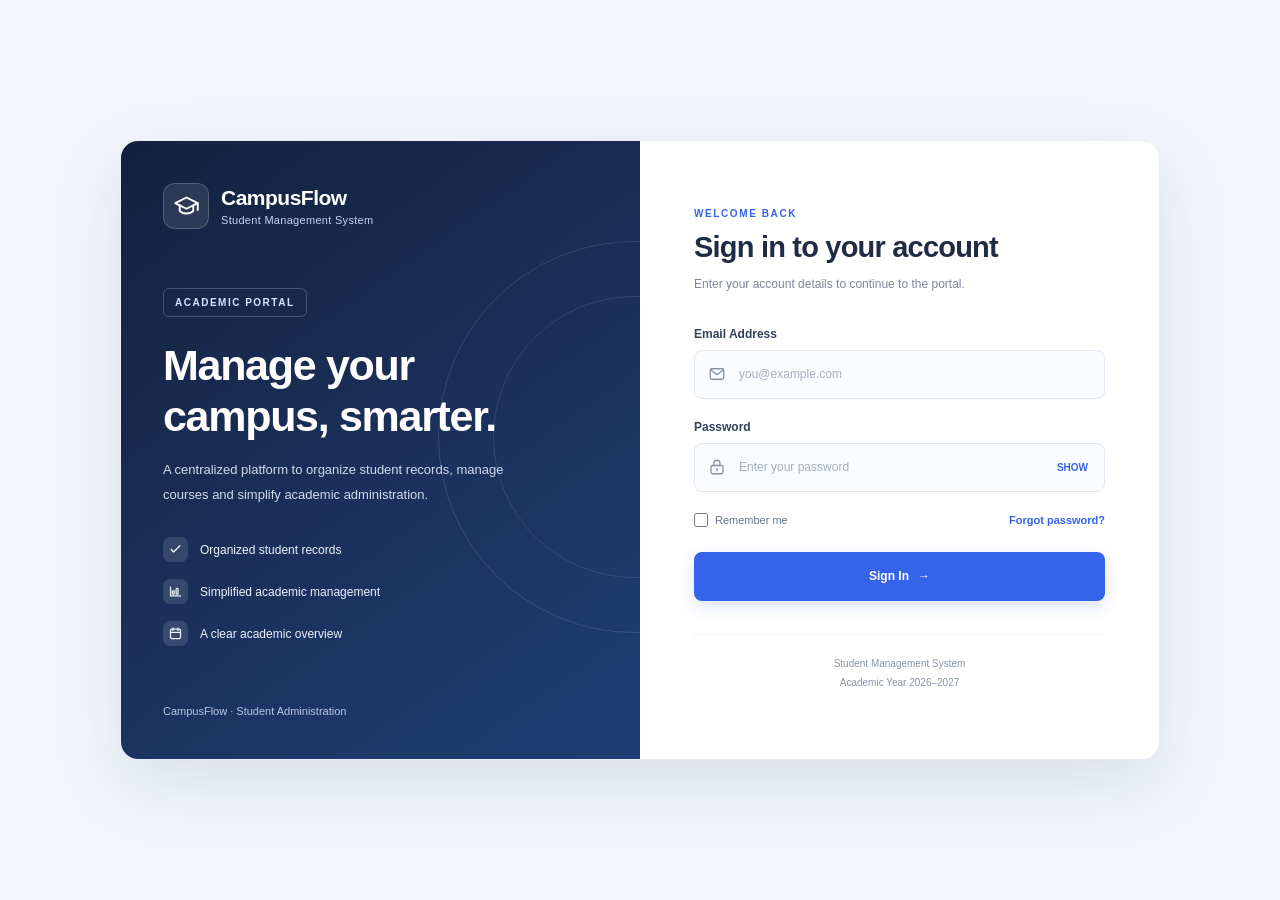
<file: Student_Student/src/main/resources/templates/login.html>
<!DOCTYPE html>
<html lang="en">
<head>
    <meta charset="UTF-8">
    <meta name="viewport" content="width=device-width, initial-scale=1.0">
    <meta name="theme-color" content="#14213d">

    <title>CampusFlow | Sign In</title>

    <style>
        :root {
            --navy: #14213d;
            --navy-light: #203e75;
            --blue: #3563e9;
            --blue-hover: #254fce;
            --text: #202c43;
            --muted: #7b879b;
            --border: #e2e8f2;
            --background: #f3f6fc;
            --white: #ffffff;
        }

        * {
            margin: 0;
            padding: 0;
            box-sizing: border-box;
        }

        body {
            min-height: 100vh;
            padding: 28px;
            display: flex;
            align-items: center;
            justify-content: center;
            font-family: "Segoe UI", Arial, sans-serif;
            background: var(--background);
            color: var(--text);
        }

        button, input {
            font: inherit;
        }

        button, a, input {
            -webkit-tap-highlight-color: transparent;
        }

        .login-container {
            display: grid;
            grid-template-columns: 1fr 1fr;
            width: 100%;
            max-width: 1040px;
            min-height: 620px;
            background: var(--white);
            border: 1px solid #e9edf5;
            border-radius: 18px;
            overflow: hidden;
            box-shadow: 0 24px 70px rgba(20, 33, 61, 0.11);
        }

        /* BRANDING PANEL */

        .brand-panel {
            position: relative;
            isolation: isolate;
            display: flex;
            flex-direction: column;
            justify-content: space-between;
            padding: 42px;
            overflow: hidden;
            color: var(--white);
            background: linear-gradient(
                145deg,
                var(--navy),
                var(--navy-light)
            );
        }

        .brand-panel::before {
            content: "";
            position: absolute;
            z-index: -1;
            width: 390px;
            height: 390px;
            right: -190px;
            top: 100px;
            border: 1px solid rgba(255,255,255,0.12);
            border-radius: 50%;
        }

        .brand-panel::after {
            content: "";
            position: absolute;
            z-index: -1;
            width: 280px;
            height: 280px;
            right: -135px;
            top: 155px;
            border: 1px solid rgba(255,255,255,0.10);
            border-radius: 50%;
        }

        .brand {
            display: flex;
            align-items: center;
            gap: 12px;
        }

        .brand-logo {
            width: 46px;
            height: 46px;
            display: grid;
            place-items: center;
            border: 1px solid rgba(255,255,255,0.19);
            border-radius: 12px;
            background: rgba(255,255,255,0.10);
        }

        .brand-logo svg {
            width: 27px;
            height: 27px;
        }

        .brand-name {
            font-size: 21px;
            font-weight: 750;
            letter-spacing: -0.5px;
        }

        .brand-tagline {
            margin-top: 4px;
            color: #c5d5f5;
            font-size: 11px;
            letter-spacing: 0.3px;
        }

        .welcome-content {
            margin: 52px 0;
        }

        .eyebrow {
            display: inline-block;
            padding: 8px 11px;
            border: 1px solid rgba(255,255,255,0.20);
            border-radius: 6px;
            color: #d7e4ff;
            font-size: 10px;
            font-weight: 700;
            letter-spacing: 1.5px;
        }

        .welcome-content h1 {
            max-width: 370px;
            margin: 23px 0 16px;
            font-size: clamp(31px, 3.5vw, 43px);
            line-height: 1.19;
            letter-spacing: -1.3px;
        }

        .welcome-content p {
            max-width: 345px;
            color: #d1dcf1;
            font-size: 13px;
            line-height: 1.9;
        }

        .feature-list {
            display: grid;
            gap: 17px;
            margin-top: 30px;
        }

        .feature {
            display: flex;
            align-items: center;
            gap: 12px;
            color: #edf3ff;
            font-size: 12px;
        }

        .feature-icon {
            width: 25px;
            height: 25px;
            display: grid;
            place-items: center;
            flex-shrink: 0;
            border-radius: 7px;
            background: rgba(255,255,255,0.12);
        }

        .feature-icon svg {
            width: 15px;
            height: 15px;
        }

        .brand-footer {
            color: #b9c9e5;
            font-size: 11px;
        }

        /* LOGIN FORM */

        .form-panel {
            display: flex;
            flex-direction: column;
            justify-content: center;
            padding: 48px 54px;
        }

        .form-heading {
            margin-bottom: 31px;
        }

        .small-title {
            margin-bottom: 12px;
            color: var(--blue);
            font-size: 10px;
            font-weight: 750;
            letter-spacing: 1.6px;
        }

        .form-heading h2 {
            margin-bottom: 10px;
            font-size: 29px;
            letter-spacing: -0.8px;
        }

        .form-heading p {
            color: var(--muted);
            font-size: 12px;
            line-height: 1.8;
        }

        .form-group {
            margin-bottom: 21px;
        }

        .form-group label {
            display: block;
            margin-bottom: 9px;
            color: #34415a;
            font-size: 12px;
            font-weight: 650;
        }

        .input-wrap {
            position: relative;
        }

        .input-icon {
            position: absolute;
            top: 50%;
            left: 14px;
            width: 18px;
            height: 18px;
            transform: translateY(-50%);
            color: #8491a6;
            pointer-events: none;
        }

        .input-icon svg {
            width: 18px;
            height: 18px;
        }

        .form-group input {
            width: 100%;
            height: 49px;
            padding: 0 44px;
            border: 1px solid var(--border);
            border-radius: 8px;
            outline: none;
            background: #fbfcff;
            color: var(--text);
            font-size: 12px;
            transition: border-color 0.2s, box-shadow 0.2s;
        }

        .form-group input::placeholder {
            color: #a5afbf;
        }

        .form-group input:focus {
            border-color: var(--blue);
            background: var(--white);
            box-shadow: 0 0 0 3px rgba(53,99,233,0.10);
        }

        .form-group input.invalid {
            border-color: #dc4545;
            box-shadow: 0 0 0 3px rgba(220,69,69,0.07);
        }

        .field-error {
            display: none;
            margin-top: 7px;
            color: #c53535;
            font-size: 11px;
        }

        .password-toggle {
            position: absolute;
            top: 50%;
            right: 12px;
            transform: translateY(-50%);
            padding: 5px;
            border: none;
            background: transparent;
            color: var(--blue);
            font-size: 10px;
            font-weight: 750;
            cursor: pointer;
        }

        .form-options {
            display: flex;
            align-items: center;
            justify-content: space-between;
            gap: 10px;
            margin: 2px 0 25px;
            font-size: 11px;
        }

        .remember {
            display: flex;
            align-items: center;
            gap: 7px;
            color: #66748b;
            cursor: pointer;
        }

        .remember input {
            width: 14px;
            height: 14px;
            accent-color: var(--blue);
            cursor: pointer;
        }

        .forgot-link {
            color: var(--blue);
            font-weight: 650;
            text-decoration: none;
        }

        .forgot-link:hover {
            text-decoration: underline;
        }

        .login-button {
            width: 100%;
            min-height: 49px;
            display: flex;
            align-items: center;
            justify-content: center;
            gap: 9px;
            border: none;
            border-radius: 8px;
            background: var(--blue);
            color: var(--white);
            font-size: 12px;
            font-weight: 700;
            cursor: pointer;
            box-shadow: 0 6px 15px rgba(53,99,233,0.17);
            transition: background 0.2s, transform 0.2s;
        }

        .login-button:hover {
            background: var(--blue-hover);
            transform: translateY(-1px);
        }

        .login-button:focus-visible,
        .password-toggle:focus-visible,
        a:focus-visible {
            outline: 3px solid #9bb4ff;
            outline-offset: 3px;
        }

        .login-button:disabled {
            opacity: 0.75;
            cursor: wait;
            transform: none;
        }

        .notice {
            display: none;
            margin-top: 16px;
            padding: 12px 13px;
            border: 1px solid #d8e5ff;
            border-radius: 7px;
            background: #f0f5ff;
            color: #244b9b;
            font-size: 11px;
            line-height: 1.7;
            overflow-wrap: anywhere;
        }

        .notice.error {
            border-color: #f4d1d1;
            background: #fff5f5;
            color: #a52c2c;
        }

        .form-footer {
            margin-top: 33px;
            padding-top: 19px;
            border-top: 1px solid #edf0f6;
            color: #8994a6;
            text-align: center;
            font-size: 10px;
            line-height: 1.9;
        }

        /* RESPONSIVE DESIGN */

        @media (max-width: 800px) {
            body {
                padding: 20px;
            }

            .login-container {
                max-width: 480px;
                grid-template-columns: 1fr;
            }

            .brand-panel {
                min-height: 220px;
                padding: 27px;
            }

            .welcome-content {
                margin: 29px 0 8px;
            }

            .welcome-content h1 {
                max-width: 400px;
                margin: 15px 0 10px;
                font-size: 29px;
            }

            .welcome-content p {
                max-width: 400px;
                font-size: 12px;
            }

            .feature-list,
            .brand-footer {
                display: none;
            }

            .form-panel {
                padding: 35px 28px;
            }
        }

        @media (max-width: 380px) {
            body {
                padding: 12px;
            }

            .brand-panel {
                padding: 22px;
            }

            .form-panel {
                padding: 28px 21px;
            }

            .form-heading h2 {
                font-size: 25px;
            }

            .form-options {
                font-size: 10px;
            }
        }

        @media (prefers-reduced-motion: reduce) {
            *, *::before, *::after {
                transition: none !important;
                scroll-behavior: auto !important;
            }
        }
    </style>
</head>

<body>
    <main class="login-container">

        <!-- LEFT BRANDING SECTION -->
        <section class="brand-panel">

            <div class="brand">
                <div class="brand-logo">
                    <svg viewBox="0 0 24 24" fill="none"
                         stroke="currentColor" stroke-width="1.7"
                         stroke-linecap="round" stroke-linejoin="round"
                         aria-hidden="true">
                        <path d="M2 9l10-5 10 5-10 5L2 9z"/>
                        <path d="M6 11v5c3 3 9 3 12 0v-5"/>
                        <path d="M22 9v6"/>
                    </svg>
                </div>

                <div>
                    <div class="brand-name">CampusFlow</div>
                    <div class="brand-tagline">
                        Student Management System
                    </div>
                </div>
            </div>

            <div class="welcome-content">
                <span class="eyebrow">ACADEMIC PORTAL</span>

                <h1>Manage your campus, smarter.</h1>

                <p>
                    A centralized platform to organize student records,
                    manage courses and simplify academic administration.
                </p>

                <div class="feature-list">
                    <div class="feature">
                        <span class="feature-icon">
                            <svg viewBox="0 0 24 24" fill="none"
                                 stroke="currentColor" stroke-width="2"
                                 stroke-linecap="round" stroke-linejoin="round">
                                <path d="M5 12l4 4L19 6"/>
                            </svg>
                        </span>
                        Organized student records
                    </div>

                    <div class="feature">
                        <span class="feature-icon">
                            <svg viewBox="0 0 24 24" fill="none"
                                 stroke="currentColor" stroke-width="2"
                                 stroke-linecap="round" stroke-linejoin="round">
                                <path d="M4 19V5M4 19h16"/>
                                <rect x="7" y="11" width="3" height="5" rx="1"/>
                                <rect x="13" y="7" width="3" height="9" rx="1"/>
                            </svg>
                        </span>
                        Simplified academic management
                    </div>

                    <div class="feature">
                        <span class="feature-icon">
                            <svg viewBox="0 0 24 24" fill="none"
                                 stroke="currentColor" stroke-width="2"
                                 stroke-linecap="round" stroke-linejoin="round">
                                <rect x="4" y="5" width="16" height="15" rx="2"/>
                                <path d="M8 3v4M16 3v4M4 10h16"/>
                            </svg>
                        </span>
                        A clear academic overview
                    </div>
                </div>
            </div>

            <div class="brand-footer">
                CampusFlow · Student Administration
            </div>

        </section>

        <!-- RIGHT LOGIN SECTION -->
        <section class="form-panel">

            <div class="form-heading">
                <div class="small-title">WELCOME BACK</div>
                <h2>Sign in to your account</h2>
                <p>
                    Enter your account details to continue to the portal.
                </p>
            </div>

            <form id="loginForm" novalidate>

                <div class="form-group">
                    <label for="email">Email Address</label>

                    <div class="input-wrap">
                        <span class="input-icon">
                            <svg viewBox="0 0 24 24" fill="none"
                                 stroke="currentColor" stroke-width="1.7"
                                 stroke-linecap="round" stroke-linejoin="round"
                                 aria-hidden="true">
                                <rect x="3" y="5" width="18" height="14" rx="2"/>
                                <path d="m4 7 8 6 8-6"/>
                            </svg>
                        </span>

                        <input
                            type="email"
                            id="email"
                            name="email"
                            placeholder="you@example.com"
                            autocomplete="username"
                            aria-describedby="emailError"
                            required
                        >
                    </div>

                    <p class="field-error" id="emailError">
                        Please enter a valid email address.
                    </p>
                </div>

                <div class="form-group">
                    <label for="password">Password</label>

                    <div class="input-wrap">
                        <span class="input-icon">
                            <svg viewBox="0 0 24 24" fill="none"
                                 stroke="currentColor" stroke-width="1.7"
                                 stroke-linecap="round" stroke-linejoin="round"
                                 aria-hidden="true">
                                <rect x="4" y="10" width="16" height="11" rx="2"/>
                                <path d="M8 10V7a4 4 0 0 1 8 0v3"/>
                                <path d="M12 14v3"/>
                            </svg>
                        </span>

                        <input
                            type="password"
                            id="password"
                            name="password"
                            placeholder="Enter your password"
                            autocomplete="current-password"
                            aria-describedby="passwordError"
                            required
                        >

                        <button
                            type="button"
                            class="password-toggle"
                            id="togglePassword"
                            aria-label="Show password"
                            aria-pressed="false"
                        >SHOW</button>
                    </div>

                    <p class="field-error" id="passwordError">
                        Please enter your password.
                    </p>
                </div>

                <div class="form-options">
                    <label class="remember" for="remember">
                        <input type="checkbox" id="remember" name="remember">
                        Remember me
                    </label>

                    <a href="#" class="forgot-link" id="forgotPassword">
                        Forgot password?
                    </a>
                </div>

                <button type="submit" class="login-button" id="loginButton">
                    Sign In
                    <span aria-hidden="true">→</span>
                </button>

                <div class="notice" id="notice" role="status"
                     aria-live="polite"></div>

            </form>

            <div class="form-footer">
                Student Management System<br>
                Academic Year 2026–2027
            </div>

        </section>
    </main>

    <script>
        const form = document.getElementById("loginForm");
        const email = document.getElementById("email");
        const password = document.getElementById("password");
        const togglePassword = document.getElementById("togglePassword");
        const loginButton = document.getElementById("loginButton");
        const notice = document.getElementById("notice");

        const emailError = document.getElementById("emailError");
        const passwordError = document.getElementById("passwordError");

        // Show or hide password
        togglePassword.addEventListener("click", function () {
            const isHidden = password.type === "password";

            password.type = isHidden ? "text" : "password";
            togglePassword.textContent = isHidden ? "HIDE" : "SHOW";
            togglePassword.setAttribute("aria-pressed", String(isHidden));
            togglePassword.setAttribute(
                "aria-label",
                isHidden ? "Hide password" : "Show password"
            );
        });

        // Display validation messages
        function setError(input, errorElement, message) {
            input.classList.add("invalid");
            input.setAttribute("aria-invalid", "true");
            errorElement.textContent = message;
            errorElement.style.display = "block";
        }

        function clearError(input, errorElement) {
            input.classList.remove("invalid");
            input.removeAttribute("aria-invalid");
            errorElement.style.display = "none";
        }

        function showNotice(message, isError = false) {
            notice.textContent = message;
            notice.classList.toggle("error", isError);
            notice.style.display = "block";
        }

        email.addEventListener("input", function () {
            clearError(email, emailError);
            notice.style.display = "none";
        });

        password.addEventListener("input", function () {
            clearError(password, passwordError);
            notice.style.display = "none";
        });

        // Frontend-only demo submission
        form.addEventListener("submit", function (event) {
            event.preventDefault();

            clearError(email, emailError);
            clearError(password, passwordError);
            notice.style.display = "none";

            const emailValue = email.value.trim();
            const passwordValue = password.value;
            let valid = true;

            const emailPattern = /^[^\s@]+@[^\s@]+\.[^\s@]+$/;

            if (!emailValue || !emailPattern.test(emailValue)) {
                setError(
                    email,
                    emailError,
                    "Please enter a valid email address."
                );
                valid = false;
            }

            if (!passwordValue.trim()) {
                setError(
                    password,
                    passwordError,
                    "Please enter your password."
                );
                valid = false;
            }

            if (!valid) {
                if (email.getAttribute("aria-invalid") === "true") {
                    email.focus();
                } else {
                    password.focus();
                }
                return;
            }

            showNotice(
                "The login form is working, but authentication is not connected yet. Connect the Spring Boot backend to verify your account."
            );
        });

        // Password recovery is not configured yet
        document.getElementById("forgotPassword")
            .addEventListener("click", function (event) {
                event.preventDefault();

                showNotice(
                    "Password recovery is not configured yet. Please contact your system administrator.",
                    true
                );
            });
    </script>
</body>
</html>
</file>
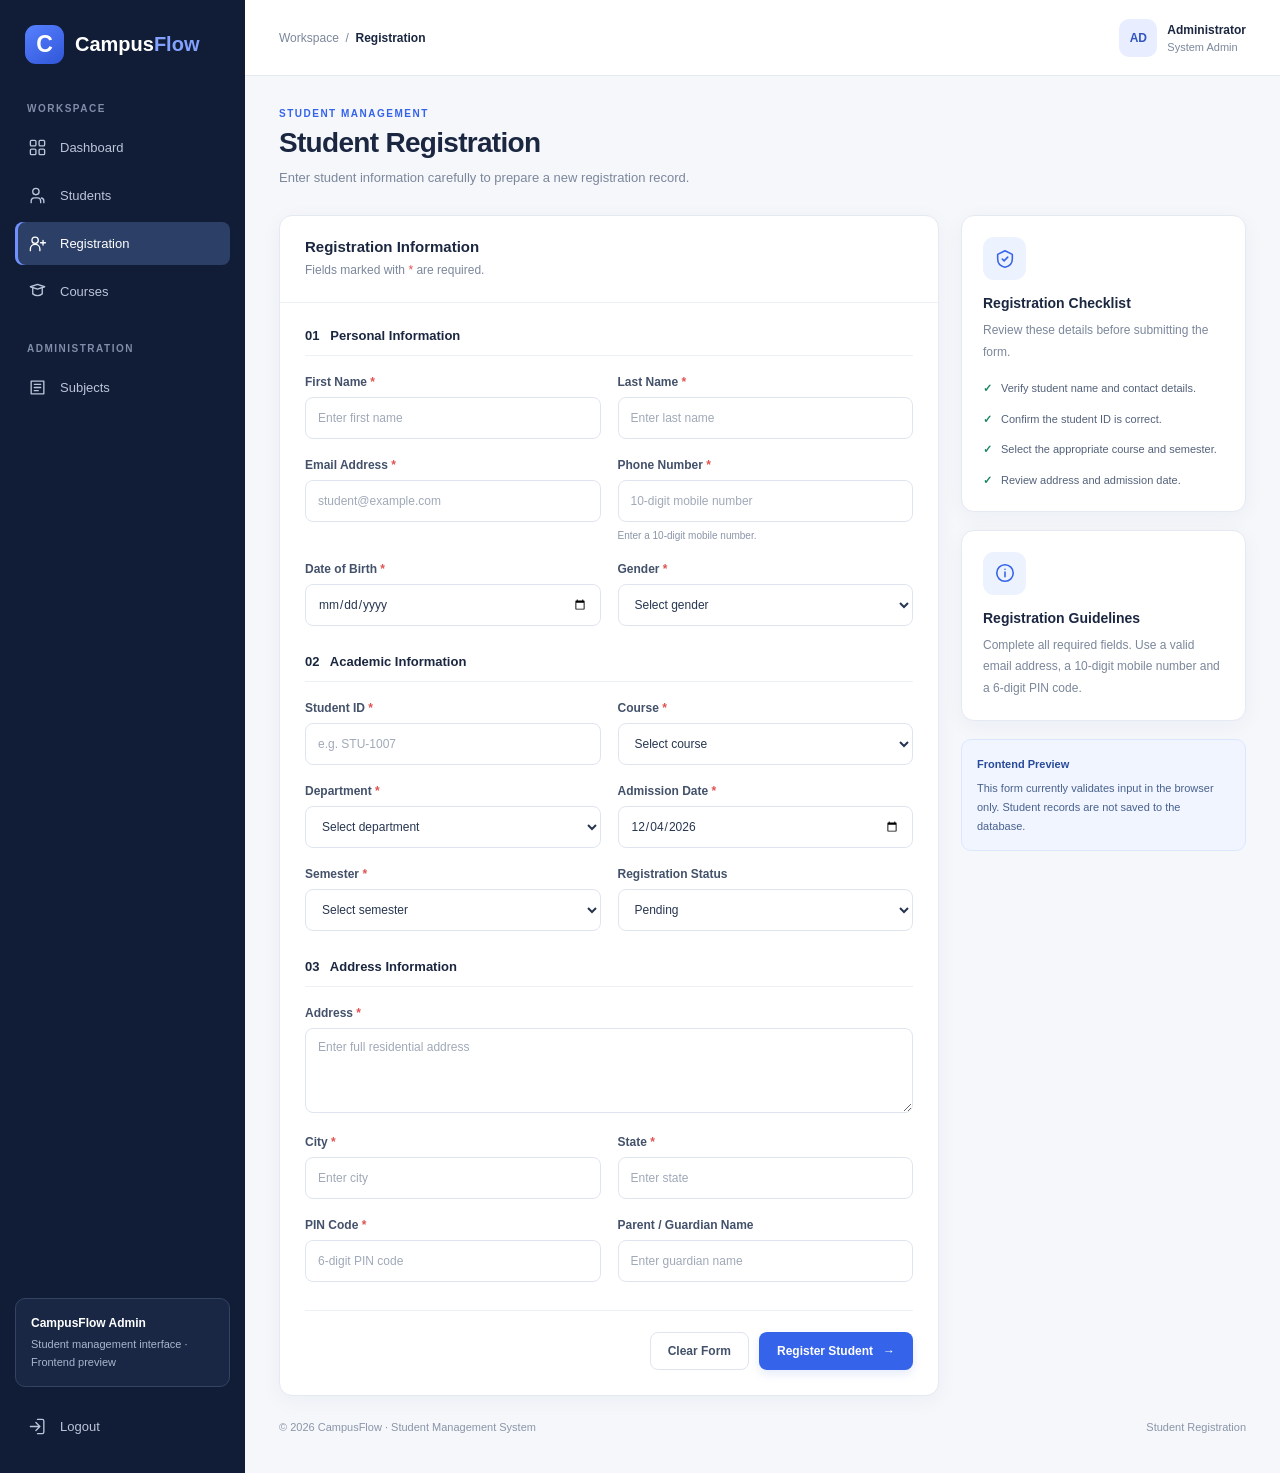
<file: Student_Student/src/main/resources/templates/registration.html>
<!DOCTYPE html>
<html lang="en">
<head>
<meta charset="UTF-8">
<meta name="viewport" content="width=device-width, initial-scale=1.0">
<title>CampusFlow | Student Registration</title>

<style>
:root {
    --navy: #111d36;
    --blue: #3563e9;
    --bg: #f5f7fb;
    --text: #1b2740;
    --muted: #7b879b;
    --border: #e4e9f2;
    --green: #16845b;
}

* {
    margin: 0;
    padding: 0;
    box-sizing: border-box;
}

body {
    font-family: "Segoe UI", Arial, sans-serif;
    background: var(--bg);
    color: var(--text);
    font-size: 14px;
}

a {
    text-decoration: none;
    color: inherit;
}

button, input, select, textarea {
    font: inherit;
}

button {
    cursor: pointer;
}

.app {
    display: flex;
    min-height: 100vh;
}

/* SIDEBAR */
.sidebar {
    width: 245px;
    flex-shrink: 0;
    background: var(--navy);
    color: #c5cee0;
    padding: 25px 15px;
    display: flex;
    flex-direction: column;
}

.brand {
    display: flex;
    align-items: center;
    gap: 11px;
    padding: 0 10px;
    margin-bottom: 39px;
}

.brand-mark {
    width: 39px;
    height: 39px;
    border-radius: 11px;
    background: linear-gradient(145deg, #5681ff, #3156d9);
    color: white;
    display: grid;
    place-items: center;
    font-size: 23px;
    font-weight: 800;
}

.brand-name {
    color: white;
    font-size: 20px;
    font-weight: 700;
}

.brand-name span {
    color: #83a2ff;
}

.nav-label {
    color: #7f8da8;
    font-size: 10px;
    font-weight: 700;
    letter-spacing: 1.5px;
    padding: 0 12px;
    margin-bottom: 12px;
}

.nav-list {
    list-style: none;
    display: grid;
    gap: 5px;
}

.nav-link {
    display: flex;
    align-items: center;
    gap: 13px;
    padding: 12px 13px;
    border-radius: 8px;
    color: #bac5da;
    font-size: 13px;
    transition: .2s;
}

.nav-link:hover {
    background: #ffffff0b;
    color: white;
}

.nav-link.active {
    background: #2b3f67;
    color: white;
    box-shadow: inset 3px 0 #7092ff;
}

.nav-icon {
    width: 19px;
    height: 19px;
    flex-shrink: 0;
}

.nav-icon svg {
    width: 19px;
    height: 19px;
    fill: none;
    stroke: currentColor;
    stroke-width: 1.7;
    stroke-linecap: round;
    stroke-linejoin: round;
}

.nav-section {
    margin-top: 30px;
}

.sidebar-bottom {
    margin-top: auto;
    padding-top: 30px;
}

.sidebar-note {
    background: #192744;
    border: 1px solid #344362;
    border-radius: 10px;
    padding: 15px;
    margin-bottom: 18px;
}

.sidebar-note strong {
    color: white;
    font-size: 12px;
}

.sidebar-note p {
    color: #a9b6ce;
    font-size: 11px;
    line-height: 1.6;
    margin-top: 6px;
}

/* MAIN */
.main {
    flex: 1;
    min-width: 0;
}

.topbar {
    height: 76px;
    background: white;
    border-bottom: 1px solid var(--border);
    padding: 0 34px;
    display: flex;
    align-items: center;
    justify-content: space-between;
    gap: 15px;
}

.breadcrumb {
    color: var(--muted);
    font-size: 12px;
}

.breadcrumb strong {
    color: var(--text);
}

.profile {
    display: flex;
    align-items: center;
    gap: 10px;
}

.avatar-admin {
    width: 38px;
    height: 38px;
    border-radius: 10px;
    background: #e8edff;
    color: #3155bd;
    display: grid;
    place-items: center;
    font-size: 12px;
    font-weight: 800;
}

.profile-name {
    font-size: 12px;
    font-weight: 700;
}

.profile-role {
    font-size: 11px;
    color: var(--muted);
    margin-top: 4px;
}

/* PAGE */
.content {
    max-width: 1250px;
    margin: auto;
    padding: 32px 34px 40px;
}

.page-heading {
    margin-bottom: 26px;
}

.eyebrow {
    color: var(--blue);
    text-transform: uppercase;
    font-size: 10px;
    font-weight: 800;
    letter-spacing: 1.5px;
    margin-bottom: 8px;
}

h1 {
    font-size: 28px;
    letter-spacing: -.7px;
}

.description {
    color: var(--muted);
    font-size: 13px;
    margin-top: 8px;
    line-height: 1.7;
}

.form-layout {
    display: grid;
    grid-template-columns: minmax(0, 1fr) 285px;
    align-items: start;
    gap: 22px;
}

.panel {
    background: white;
    border: 1px solid var(--border);
    border-radius: 13px;
    box-shadow: 0 5px 22px rgba(20,35,65,.045);
    overflow: hidden;
}

.panel-heading {
    padding: 22px 25px;
    border-bottom: 1px solid #edf0f5;
}

.panel-title {
    font-size: 15px;
    font-weight: 750;
}

.panel-subtitle {
    color: var(--muted);
    font-size: 12px;
    margin-top: 6px;
    line-height: 1.6;
}

form {
    padding: 25px;
}

.form-section {
    margin-bottom: 28px;
}

.section-title {
    font-size: 13px;
    font-weight: 750;
    margin-bottom: 19px;
    padding-bottom: 12px;
    border-bottom: 1px solid #edf0f5;
}

.form-grid {
    display: grid;
    grid-template-columns: repeat(2, minmax(0, 1fr));
    gap: 19px 17px;
}

.field {
    min-width: 0;
}

.field.full {
    grid-column: 1 / -1;
}

label {
    display: block;
    font-size: 12px;
    font-weight: 650;
    color: #43516a;
    margin-bottom: 8px;
}

.required {
    color: #e05252;
}

input, select, textarea {
    width: 100%;
    border: 1px solid #dfe5ef;
    border-radius: 8px;
    padding: 11px 12px;
    font-size: 12px;
    color: #273650;
    background: white;
    outline: none;
    transition: .2s;
}

input, select {
    min-height: 42px;
}

textarea {
    resize: vertical;
    min-height: 85px;
}

input:focus, select:focus, textarea:focus {
    border-color: #8da7ff;
    box-shadow: 0 0 0 3px #3563e912;
}

input::placeholder, textarea::placeholder {
    color: #a0a9b8;
}

.field-hint {
    color: #8a95a8;
    font-size: 10px;
    margin-top: 6px;
    line-height: 1.5;
}

.form-actions {
    display: flex;
    justify-content: flex-end;
    gap: 10px;
    padding-top: 21px;
    border-top: 1px solid #edf0f5;
}

.btn {
    display: inline-flex;
    align-items: center;
    justify-content: center;
    gap: 8px;
    border: 1px solid transparent;
    border-radius: 8px;
    padding: 11px 17px;
    font-size: 12px;
    font-weight: 700;
    transition: .2s;
}

.btn-primary {
    color: white;
    background: var(--blue);
    box-shadow: 0 4px 10px #3563e921;
}

.btn-primary:hover {
    background: #274fce;
}

.btn-outline {
    color: #43516a;
    background: white;
    border-color: #dfe5ef;
}

.btn-outline:hover {
    background: #f7f9fc;
}

/* SIDE INFORMATION */
.info-card {
    background: white;
    border: 1px solid var(--border);
    border-radius: 13px;
    padding: 21px;
    box-shadow: 0 5px 22px rgba(20,35,65,.045);
    margin-bottom: 18px;
}

.info-icon {
    width: 43px;
    height: 43px;
    display: grid;
    place-items: center;
    background: #edf2ff;
    color: var(--blue);
    border-radius: 11px;
    margin-bottom: 15px;
}

.info-icon svg {
    width: 22px;
    height: 22px;
    fill: none;
    stroke: currentColor;
    stroke-width: 1.7;
    stroke-linecap: round;
    stroke-linejoin: round;
}

.info-card h3 {
    font-size: 14px;
    margin-bottom: 9px;
}

.info-card p {
    color: var(--muted);
    font-size: 12px;
    line-height: 1.8;
}

.check-list {
    list-style: none;
    margin-top: 17px;
    display: grid;
    gap: 13px;
}

.check-list li {
    display: flex;
    align-items: flex-start;
    gap: 9px;
    color: #53617a;
    font-size: 11px;
    line-height: 1.6;
}

.check {
    color: var(--green);
    font-weight: 800;
}

.notice {
    border: 1px solid #dce7ff;
    background: #f0f5ff;
    color: #49618e;
    border-radius: 10px;
    padding: 15px;
    font-size: 11px;
    line-height: 1.7;
}

.notice strong {
    display: block;
    color: #284a9b;
    margin-bottom: 5px;
}

.footer {
    display: flex;
    justify-content: space-between;
    gap: 12px;
    color: #8a95a8;
    font-size: 11px;
    padding-top: 25px;
}

@media (max-width: 1100px) {
    .sidebar {
        width: 215px;
    }

    .content {
        padding: 26px 22px;
    }

    .topbar {
        padding: 0 22px;
    }

    .form-layout {
        grid-template-columns: 1fr;
    }

    .side-column {
        display: grid;
        grid-template-columns: repeat(2, minmax(0, 1fr));
        gap: 15px;
    }
}

@media (max-width: 760px) {
    .sidebar {
        width: 66px;
        padding: 22px 8px;
    }

    .brand {
        padding: 0 5px;
        margin-bottom: 35px;
    }

    .brand-name, .nav-label, .nav-text,
    .sidebar-note {
        display: none;
    }

    .nav-link {
        justify-content: center;
        padding: 13px 5px;
    }

    .topbar {
        height: 66px;
        padding: 0 13px;
    }

    .content {
        padding: 22px 13px;
    }

    .side-column {
        grid-template-columns: 1fr;
    }

    form {
        padding: 19px 15px;
    }

    .panel-heading {
        padding: 19px 15px;
    }

    .form-grid {
        gap: 16px 12px;
    }

    .footer {
        flex-direction: column;
    }
}

@media (max-width: 480px) {
    .form-grid {
        grid-template-columns: 1fr;
    }

    .field.full {
        grid-column: auto;
    }

    h1 {
        font-size: 25px;
    }

    .form-actions {
        flex-direction: column-reverse;
    }

    .form-actions .btn {
        width: 100%;
    }
}
</style>
</head>

<body>
<div class="app">

    <!-- SIDEBAR -->
    <aside class="sidebar">
        <a href="dashboard.html" class="brand">
            <div class="brand-mark">C</div>
            <div class="brand-name">Campus<span>Flow</span></div>
        </a>

        <div class="nav-label">WORKSPACE</div>
        <ul class="nav-list">
            <li>
                <a class="nav-link" href="dashboard.html">
                    <span class="nav-icon">
                        <svg viewBox="0 0 24 24"><rect x="3" y="3" width="7" height="7" rx="1.5"/><rect x="14" y="3" width="7" height="7" rx="1.5"/><rect x="14" y="14" width="7" height="7" rx="1.5"/><rect x="3" y="14" width="7" height="7" rx="1.5"/></svg>
                    </span>
                    <span class="nav-text">Dashboard</span>
                </a>
            </li>
            <li>
                <a class="nav-link" href="students.html">
                    <span class="nav-icon">
                        <svg viewBox="0 0 24 24"><path d="M16 21v-2a4 4 0 0 0-4-4H8a4 4 0 0 0-4 4v2"/><circle cx="10" cy="7" r="4"/><path d="M20 21v-2a4 4 0 0 0-3-3.87"/></svg>
                    </span>
                    <span class="nav-text">Students</span>
                </a>
            </li>
            <li>
                <a class="nav-link active" href="registration.html">
                    <span class="nav-icon">
                        <svg viewBox="0 0 24 24"><circle cx="9" cy="8" r="4"/><path d="M3 21v-2a6 6 0 0 1 12 0v2"/><path d="M19 8v6M16 11h6"/></svg>
                    </span>
                    <span class="nav-text">Registration</span>
                </a>
            </li>
            <li>
                <a class="nav-link" href="courses.html">
                    <span class="nav-icon">
                        <svg viewBox="0 0 24 24"><path d="m3 6 9-3 9 3-9 3-9-3Z"/><path d="M6 8v7c4 3 8 3 12 0V8"/></svg>
                    </span>
                    <span class="nav-text">Courses</span>
                </a>
            </li>
        </ul>

        <div class="nav-section">
            <div class="nav-label">ADMINISTRATION</div>
            <ul class="nav-list">
                <li>
                    <a class="nav-link" href="courses.html">
                        <span class="nav-icon">
                            <svg viewBox="0 0 24 24"><path d="M4 4h16v16H4z"/><path d="M8 8h8M8 12h8M8 16h5"/></svg>
                        </span>
                        <span class="nav-text">Subjects</span>
                    </a>
                </li>
            </ul>
        </div>

        <div class="sidebar-bottom">
            <div class="sidebar-note">
                <strong>CampusFlow Admin</strong>
                <p>Student management interface · Frontend preview</p>
            </div>
            <a class="nav-link" href="login.html">
                <span class="nav-icon">
                    <svg viewBox="0 0 24 24"><path d="M10 17l5-5-5-5M15 12H3"/><path d="M12 3h6a2 2 0 0 1 2 2v14a2 2 0 0 1-2 2h-6"/></svg>
                </span>
                <span class="nav-text">Logout</span>
            </a>
        </div>
    </aside>

    <!-- MAIN CONTENT -->
    <main class="main">

        <header class="topbar">
            <div class="breadcrumb">
                Workspace &nbsp;/&nbsp; <strong>Registration</strong>
            </div>

            <div class="profile">
                <div class="avatar-admin">AD</div>
                <div>
                    <div class="profile-name">Administrator</div>
                    <div class="profile-role">System Admin</div>
                </div>
            </div>
        </header>

        <section class="content">

            <div class="page-heading">
                <div class="eyebrow">Student Management</div>
                <h1>Student Registration</h1>
                <p class="description">
                    Enter student information carefully to prepare a new registration record.
                </p>
            </div>

            <div class="form-layout">

                <!-- REGISTRATION FORM -->
                <section class="panel">
                    <div class="panel-heading">
                        <div class="panel-title">Registration Information</div>
                        <div class="panel-subtitle">
                            Fields marked with <span style="color:#e05252">*</span> are required.
                        </div>
                    </div>

                    <form id="registrationForm">

                        <div class="form-section">
                            <div class="section-title">01 &nbsp; Personal Information</div>

                            <div class="form-grid">
                                <div class="field">
                                    <label for="firstName">First Name <span class="required">*</span></label>
                                    <input type="text" id="firstName" name="firstName"
                                           placeholder="Enter first name" required>
                                </div>

                                <div class="field">
                                    <label for="lastName">Last Name <span class="required">*</span></label>
                                    <input type="text" id="lastName" name="lastName"
                                           placeholder="Enter last name" required>
                                </div>

                                <div class="field">
                                    <label for="email">Email Address <span class="required">*</span></label>
                                    <input type="email" id="email" name="email"
                                           placeholder="student@example.com" required>
                                </div>

                                <div class="field">
                                    <label for="phone">Phone Number <span class="required">*</span></label>
                                    <input type="tel" id="phone" name="phone"
                                           placeholder="10-digit mobile number"
                                           pattern="[0-9]{10}" maxlength="10" required>
                                    <div class="field-hint">Enter a 10-digit mobile number.</div>
                                </div>

                                <div class="field">
                                    <label for="dob">Date of Birth <span class="required">*</span></label>
                                    <input type="date" id="dob" name="dob" required>
                                </div>

                                <div class="field">
                                    <label for="gender">Gender <span class="required">*</span></label>
                                    <select id="gender" name="gender" required>
                                        <option value="">Select gender</option>
                                        <option value="Female">Female</option>
                                        <option value="Male">Male</option>
                                        <option value="Other">Other</option>
                                        <option value="Prefer not to say">Prefer not to say</option>
                                    </select>
                                </div>
                            </div>
                        </div>

                        <div class="form-section">
                            <div class="section-title">02 &nbsp; Academic Information</div>

                            <div class="form-grid">
                                <div class="field">
                                    <label for="studentId">Student ID <span class="required">*</span></label>
                                    <input type="text" id="studentId" name="studentId"
                                           placeholder="e.g. STU-1007" required>
                                </div>

                                <div class="field">
                                    <label for="course">Course <span class="required">*</span></label>
                                    <select id="course" name="course" required>
                                        <option value="">Select course</option>
                                        <option value="BCA">BCA</option>
                                        <option value="MCA">MCA</option>
                                        <option value="BBA">BBA</option>
                                        <option value="BSc IT">BSc IT</option>
                                        <option value="Other">Other</option>
                                    </select>
                                </div>

                                <div class="field">
                                    <label for="department">Department <span class="required">*</span></label>
                                    <select id="department" name="department" required>
                                        <option value="">Select department</option>
                                        <option value="Computer Applications">Computer Applications</option>
                                        <option value="Management">Management</option>
                                        <option value="Information Technology">Information Technology</option>
                                        <option value="Other">Other</option>
                                    </select>
                                </div>

                                <div class="field">
                                    <label for="admissionDate">Admission Date <span class="required">*</span></label>
                                    <input type="date" id="admissionDate" name="admissionDate" required>
                                </div>

                                <div class="field">
                                    <label for="semester">Semester <span class="required">*</span></label>
                                    <select id="semester" name="semester" required>
                                        <option value="">Select semester</option>
                                        <option value="1">Semester 1</option>
                                        <option value="2">Semester 2</option>
                                        <option value="3">Semester 3</option>
                                        <option value="4">Semester 4</option>
                                        <option value="5">Semester 5</option>
                                        <option value="6">Semester 6</option>
                                    </select>
                                </div>

                                <div class="field">
                                    <label for="status">Registration Status</label>
                                    <select id="status" name="status">
                                        <option value="Pending">Pending</option>
                                        <option value="Active">Active</option>
                                    </select>
                                </div>
                            </div>
                        </div>

                        <div class="form-section">
                            <div class="section-title">03 &nbsp; Address Information</div>

                            <div class="form-grid">
                                <div class="field full">
                                    <label for="address">Address <span class="required">*</span></label>
                                    <textarea id="address" name="address"
                                              placeholder="Enter full residential address"
                                              required></textarea>
                                </div>

                                <div class="field">
                                    <label for="city">City <span class="required">*</span></label>
                                    <input type="text" id="city" name="city"
                                           placeholder="Enter city" required>
                                </div>

                                <div class="field">
                                    <label for="state">State <span class="required">*</span></label>
                                    <input type="text" id="state" name="state"
                                           placeholder="Enter state" required>
                                </div>

                                <div class="field">
                                    <label for="pincode">PIN Code <span class="required">*</span></label>
                                    <input type="text" id="pincode" name="pincode"
                                           placeholder="6-digit PIN code"
                                           pattern="[0-9]{6}" maxlength="6" required>
                                </div>

                                <div class="field">
                                    <label for="guardian">Parent / Guardian Name</label>
                                    <input type="text" id="guardian" name="guardian"
                                           placeholder="Enter guardian name">
                                </div>
                            </div>
                        </div>

                        <div class="form-actions">
                            <button type="reset" class="btn btn-outline">Clear Form</button>
                            <button type="submit" class="btn btn-primary">
                                Register Student &nbsp; →
                            </button>
                        </div>
                    </form>
                </section>

                <!-- INFORMATION COLUMN -->
                <aside class="side-column">
                    <div class="info-card">
                        <div class="info-icon">
                            <svg viewBox="0 0 24 24"><path d="M12 3 4 7v5c0 5 3.5 8 8 9 4.5-1 8-4 8-9V7l-8-4Z"/><path d="m9 12 2 2 4-4"/></svg>
                        </div>
                        <h3>Registration Checklist</h3>
                        <p>Review these details before submitting the form.</p>

                        <ul class="check-list">
                            <li><span class="check">✓</span> Verify student name and contact details.</li>
                            <li><span class="check">✓</span> Confirm the student ID is correct.</li>
                            <li><span class="check">✓</span> Select the appropriate course and semester.</li>
                            <li><span class="check">✓</span> Review address and admission date.</li>
                        </ul>
                    </div>

                    <div class="info-card">
                        <div class="info-icon">
                            <svg viewBox="0 0 24 24"><circle cx="12" cy="12" r="9"/><path d="M12 11v5M12 8h.01"/></svg>
                        </div>
                        <h3>Registration Guidelines</h3>
                        <p>
                            Complete all required fields. Use a valid email address,
                            a 10-digit mobile number and a 6-digit PIN code.
                        </p>
                    </div>

                    <div class="notice">
                        <strong>Frontend Preview</strong>
                        This form currently validates input in the browser only.
                        Student records are not saved to the database.
                    </div>
                </aside>

            </div>

            <footer class="footer">
                <span>© 2026 CampusFlow · Student Management System</span>
                <span>Student Registration</span>
            </footer>

        </section>
    </main>
</div>

<script>
const form = document.getElementById("registrationForm");

// Set admission date to today as a convenient default.
const today = new Date();
const localToday = [
    today.getFullYear(),
    String(today.getMonth() + 1).padStart(2, "0"),
    String(today.getDate()).padStart(2, "0")
].join("-");

document.getElementById("admissionDate").value = localToday;
document.getElementById("dob").max = localToday;

form.addEventListener("submit", function(event) {
    event.preventDefault();

    if (!form.reportValidity()) {
        return;
    }

    alert(
        "Form validation successful!\n\n" +
        "Student: " +
        document.getElementById("firstName").value.trim() + " " +
        document.getElementById("lastName").value.trim() +
        "\nStudent ID: " +
        document.getElementById("studentId").value.trim() +
        "\n\nThis is a frontend demo. No data has been saved to the database."
    );
});

form.addEventListener("reset", function() {
    setTimeout(function() {
        document.getElementById("admissionDate").value = localToday;
    }, 0);
});
</script>

</body>
</html>
</file>
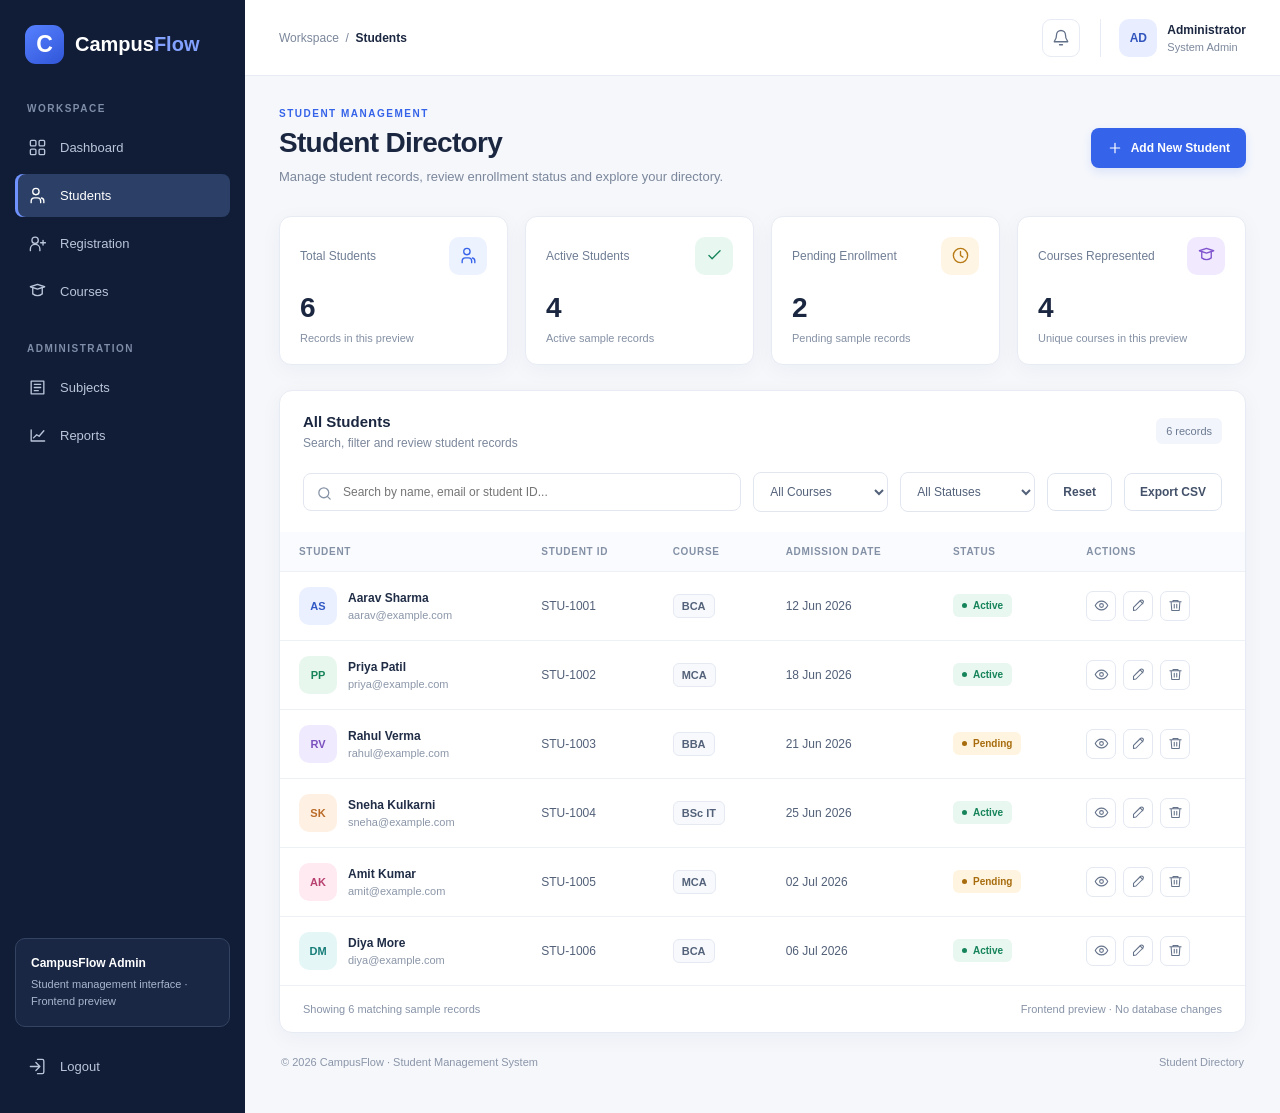
<file: Student_Student/src/main/resources/templates/students.html>
<!DOCTYPE html>
<html lang="en">
<head>
<meta charset="UTF-8">
<meta name="viewport" content="width=device-width, initial-scale=1.0">
<title>CampusFlow | Students</title>

<style>
:root {
    --navy: #111d36;
    --blue: #3563e9;
    --bg: #f5f7fb;
    --text: #1b2740;
    --muted: #7b879b;
    --border: #e7ebf3;
    --green: #16845b;
    --amber: #a66c0d;
}

* {
    margin: 0;
    padding: 0;
    box-sizing: border-box;
}

body {
    font-family: "Segoe UI", Arial, sans-serif;
    background: var(--bg);
    color: var(--text);
    font-size: 14px;
}

a {
    text-decoration: none;
    color: inherit;
}

button, input, select {
    font: inherit;
}

button {
    cursor: pointer;
}

.app {
    display: flex;
    min-height: 100vh;
}

/* SIDEBAR */
.sidebar {
    width: 245px;
    flex-shrink: 0;
    background: var(--navy);
    color: #c5cee0;
    padding: 25px 15px;
    display: flex;
    flex-direction: column;
}

.brand {
    display: flex;
    align-items: center;
    gap: 11px;
    padding: 0 10px;
    margin-bottom: 39px;
}

.brand-mark {
    width: 39px;
    height: 39px;
    border-radius: 11px;
    background: linear-gradient(145deg, #5681ff, #3156d9);
    color: white;
    display: grid;
    place-items: center;
    font-size: 23px;
    font-weight: 800;
}

.brand-name {
    color: white;
    font-size: 20px;
    font-weight: 700;
}

.brand-name span {
    color: #83a2ff;
}

.nav-label {
    color: #7f8da8;
    font-size: 10px;
    font-weight: 700;
    letter-spacing: 1.5px;
    padding: 0 12px;
    margin-bottom: 12px;
}

.nav-list {
    list-style: none;
    display: grid;
    gap: 5px;
}

.nav-link {
    display: flex;
    align-items: center;
    gap: 13px;
    padding: 12px 13px;
    border-radius: 8px;
    color: #bac5da;
    font-size: 13px;
    transition: .2s;
}

.nav-link:hover {
    background: #ffffff0b;
    color: white;
}

.nav-link.active {
    background: #2b3f67;
    color: white;
    box-shadow: inset 3px 0 #7092ff;
}

.nav-icon {
    width: 19px;
    height: 19px;
    flex-shrink: 0;
}

.nav-icon svg {
    width: 19px;
    height: 19px;
    fill: none;
    stroke: currentColor;
    stroke-width: 1.7;
    stroke-linecap: round;
    stroke-linejoin: round;
}

.nav-section {
    margin-top: 30px;
}

.sidebar-bottom {
    margin-top: auto;
    padding-top: 30px;
}

.sidebar-note {
    background: #192744;
    border: 1px solid #344362;
    border-radius: 10px;
    padding: 15px;
    margin-bottom: 18px;
}

.sidebar-note strong {
    color: white;
    font-size: 12px;
}

.sidebar-note p {
    color: #a9b6ce;
    font-size: 11px;
    line-height: 1.6;
    margin-top: 6px;
}

/* MAIN */
.main {
    flex: 1;
    min-width: 0;
}

.topbar {
    height: 76px;
    background: white;
    border-bottom: 1px solid var(--border);
    padding: 0 34px;
    display: flex;
    justify-content: space-between;
    align-items: center;
    gap: 15px;
}

.breadcrumb {
    color: var(--muted);
    font-size: 12px;
}

.breadcrumb strong {
    color: var(--text);
}

.topbar-right {
    display: flex;
    align-items: center;
    gap: 20px;
}

.icon-button {
    width: 38px;
    height: 38px;
    border: 1px solid var(--border);
    background: white;
    border-radius: 9px;
    color: #627089;
    display: grid;
    place-items: center;
}

.icon-button svg {
    width: 18px;
    height: 18px;
    fill: none;
    stroke: currentColor;
    stroke-width: 1.7;
    stroke-linecap: round;
    stroke-linejoin: round;
}

.profile {
    display: flex;
    align-items: center;
    gap: 10px;
    padding-left: 18px;
    border-left: 1px solid var(--border);
}

.avatar-admin {
    width: 38px;
    height: 38px;
    border-radius: 10px;
    background: #e8edff;
    color: #3155bd;
    display: grid;
    place-items: center;
    font-size: 12px;
    font-weight: 800;
}

.profile-name {
    font-size: 12px;
    font-weight: 700;
}

.profile-role {
    font-size: 11px;
    color: var(--muted);
    margin-top: 4px;
}

/* CONTENT */
.content {
    max-width: 1700px;
    margin: auto;
    padding: 32px 34px 40px;
}

.page-heading {
    display: flex;
    justify-content: space-between;
    align-items: center;
    gap: 20px;
    margin-bottom: 28px;
}

.eyebrow {
    color: var(--blue);
    text-transform: uppercase;
    font-size: 10px;
    font-weight: 800;
    letter-spacing: 1.5px;
    margin-bottom: 8px;
}

h1 {
    font-size: 28px;
    letter-spacing: -.7px;
}

.description {
    color: var(--muted);
    font-size: 13px;
    margin-top: 8px;
    line-height: 1.6;
}

.button {
    display: inline-flex;
    align-items: center;
    justify-content: center;
    gap: 8px;
    border-radius: 8px;
    padding: 11px 15px;
    font-size: 12px;
    font-weight: 650;
    border: 1px solid transparent;
    transition: .2s;
}

.button-primary {
    background: var(--blue);
    color: white;
    box-shadow: 0 4px 10px #3563e921;
}

.button-primary:hover {
    background: #274fce;
}

.button-outline {
    background: white;
    border-color: #dfe5ef;
    color: #43516a;
}

.button svg {
    width: 16px;
    height: 16px;
    fill: none;
    stroke: currentColor;
    stroke-width: 1.8;
    stroke-linecap: round;
    stroke-linejoin: round;
}

/* SUMMARY CARDS */
.stats {
    display: grid;
    grid-template-columns: repeat(4, minmax(0, 1fr));
    gap: 17px;
    margin-bottom: 25px;
}

.stat-card {
    background: white;
    border: 1px solid var(--border);
    border-radius: 12px;
    padding: 20px;
    box-shadow: 0 5px 22px rgba(20,35,65,.045);
}

.stat-top {
    display: flex;
    justify-content: space-between;
    align-items: center;
    gap: 8px;
    margin-bottom: 17px;
}

.stat-label {
    font-size: 12px;
    color: #6f7d94;
}

.stat-icon {
    width: 38px;
    height: 38px;
    border-radius: 10px;
    display: grid;
    place-items: center;
}

.stat-icon svg {
    width: 19px;
    height: 19px;
    fill: none;
    stroke: currentColor;
    stroke-width: 1.7;
    stroke-linecap: round;
    stroke-linejoin: round;
}

.blue {
    background: #edf2ff;
    color: #3563e9;
}

.green {
    background: #e8f8f0;
    color: #16845b;
}

.purple {
    background: #f1eaff;
    color: #8054ce;
}

.amber {
    background: #fff5e4;
    color: #b77913;
}

.stat-number {
    font-size: 28px;
    font-weight: 750;
    letter-spacing: -.8px;
}

.stat-foot {
    color: #8490a4;
    font-size: 11px;
    margin-top: 8px;
}

/* STUDENT TABLE PANEL */
.panel {
    background: white;
    border: 1px solid var(--border);
    border-radius: 13px;
    box-shadow: 0 5px 22px rgba(20,35,65,.045);
    overflow: hidden;
}

.panel-heading {
    padding: 22px 23px;
    display: flex;
    align-items: center;
    justify-content: space-between;
    gap: 15px;
}

.panel-title {
    font-size: 15px;
    font-weight: 700;
}

.panel-subtitle {
    color: var(--muted);
    font-size: 12px;
    margin-top: 6px;
}

.record-count {
    font-size: 11px;
    color: #6c7a91;
    background: #f2f5fb;
    padding: 7px 10px;
    border-radius: 6px;
}

/* FILTERS */
.filters {
    padding: 0 23px 20px;
    display: flex;
    align-items: center;
    gap: 12px;
    flex-wrap: wrap;
}

.search-box {
    flex: 1;
    min-width: 220px;
    position: relative;
}

.search-box svg {
    position: absolute;
    left: 13px;
    top: 12px;
    width: 17px;
    height: 17px;
    fill: none;
    stroke: #8793a7;
    stroke-width: 1.8;
    stroke-linecap: round;
    stroke-linejoin: round;
}

.search-box input {
    width: 100%;
    padding: 11px 12px 11px 39px;
    border: 1px solid #e1e6ef;
    border-radius: 8px;
    outline: none;
    color: var(--text);
    background: #fff;
    font-size: 12px;
}

.search-box input:focus,
.filters select:focus {
    border-color: #8da7ff;
    box-shadow: 0 0 0 3px #3563e912;
}

.filters select {
    min-width: 135px;
    padding: 11px 12px;
    border: 1px solid #e1e6ef;
    border-radius: 8px;
    background: white;
    color: #53617a;
    font-size: 12px;
    outline: none;
}

.table-wrap {
    width: 100%;
    overflow-x: auto;
}

table {
    width: 100%;
    min-width: 760px;
    border-collapse: collapse;
}

thead {
    background: #fafbfe;
}

th {
    text-align: left;
    padding: 14px 19px;
    color: #8390a5;
    font-size: 10px;
    font-weight: 750;
    letter-spacing: .7px;
    text-transform: uppercase;
}

td {
    padding: 15px 19px;
    border-top: 1px solid #edf0f5;
    color: #526078;
    font-size: 12px;
}

tbody tr:hover {
    background: #f9faff;
}

.student {
    display: flex;
    align-items: center;
    gap: 11px;
}

.student-avatar {
    width: 38px;
    height: 38px;
    border-radius: 10px;
    display: grid;
    place-items: center;
    font-size: 11px;
    font-weight: 800;
    flex-shrink: 0;
}

.avatar-blue {
    background: #eaf0ff;
    color: #3158c4;
}

.avatar-green {
    background: #e7f7ee;
    color: #178358;
}

.avatar-purple {
    background: #f0eaff;
    color: #7b51bf;
}

.avatar-orange {
    background: #fff0e4;
    color: #b96b27;
}

.avatar-pink {
    background: #ffeaf1;
    color: #b84170;
}

.avatar-teal {
    background: #e4f7f6;
    color: #187d79;
}

.student-name {
    font-size: 12px;
    font-weight: 700;
    color: #202d46;
    margin-bottom: 4px;
}

.student-email {
    font-size: 11px;
    color: #8b96a8;
}

.course-tag {
    display: inline-block;
    border: 1px solid #e5eaf2;
    background: #f7f9fc;
    color: #53627a;
    padding: 5px 8px;
    border-radius: 6px;
    font-size: 11px;
    font-weight: 650;
}

.status {
    display: inline-flex;
    align-items: center;
    gap: 6px;
    padding: 6px 9px;
    border-radius: 6px;
    font-size: 10px;
    font-weight: 750;
}

.status::before {
    content: "";
    width: 5px;
    height: 5px;
    border-radius: 50%;
    background: currentColor;
}

.status.active {
    color: #16845b;
    background: #e8f7ef;
}

.status.pending {
    color: #a66c0d;
    background: #fff4df;
}

.actions {
    display: flex;
    gap: 7px;
}

.action-btn {
    width: 30px;
    height: 30px;
    display: grid;
    place-items: center;
    border: 1px solid #e3e8f1;
    border-radius: 7px;
    color: #64728a;
    background: white;
}

.action-btn:hover {
    background: #edf2ff;
    color: var(--blue);
}

.action-btn.delete:hover {
    background: #fff0f0;
    color: #d34545;
}

.action-btn svg {
    width: 15px;
    height: 15px;
    fill: none;
    stroke: currentColor;
    stroke-width: 1.7;
    stroke-linecap: round;
    stroke-linejoin: round;
}

.empty-state {
    display: none;
    padding: 35px 15px;
    text-align: center;
    color: #7b879b;
    font-size: 13px;
}

.panel-footer {
    display: flex;
    justify-content: space-between;
    align-items: center;
    gap: 12px;
    padding: 17px 23px;
    border-top: 1px solid #edf0f5;
    color: #8793a7;
    font-size: 11px;
}

.footer {
    display: flex;
    justify-content: space-between;
    gap: 12px;
    color: #8a95a8;
    font-size: 11px;
    padding: 23px 2px 5px;
}

/* MODAL */
.modal-overlay {
    position: fixed;
    inset: 0;
    background: rgba(13, 25, 48, .52);
    display: none;
    align-items: center;
    justify-content: center;
    padding: 18px;
    z-index: 100;
}

.modal-overlay.show {
    display: flex;
}

.modal {
    width: 100%;
    max-width: 450px;
    background: white;
    border-radius: 14px;
    padding: 25px;
    box-shadow: 0 20px 70px #0002;
}

.modal h2 {
    font-size: 20px;
    margin-bottom: 8px;
}

.modal p {
    font-size: 12px;
    line-height: 1.7;
    color: var(--muted);
    margin-bottom: 20px;
}

.modal-actions {
    display: flex;
    justify-content: flex-end;
    gap: 10px;
    flex-wrap: wrap;
}

@media (max-width: 1250px) {
    .sidebar {
        width: 215px;
    }

    .content {
        padding: 26px 22px;
    }

    .topbar {
        padding: 0 22px;
    }

    .stats {
        grid-template-columns: repeat(2, minmax(0, 1fr));
    }
}

@media (max-width: 760px) {
    .sidebar {
        width: 66px;
        padding: 22px 8px;
    }

    .brand {
        padding: 0 5px;
        margin-bottom: 35px;
    }

    .brand-name,
    .nav-label,
    .nav-text,
    .sidebar-note,
    .profile-info {
        display: none;
    }

    .nav-link {
        justify-content: center;
        padding: 13px 5px;
    }

    .nav-section {
        margin-top: 25px;
    }

    .topbar {
        height: 66px;
        padding: 0 13px;
    }

    .topbar-right {
        gap: 10px;
    }

    .profile {
        padding-left: 10px;
    }

    .content {
        padding: 22px 13px;
    }

    .page-heading {
        align-items: flex-start;
        flex-direction: column;
    }

    .panel-heading {
        padding: 18px 15px;
    }

    .filters {
        padding: 0 15px 18px;
    }

    .filters select {
        flex: 1;
    }

    .panel-footer {
        padding: 15px;
    }

    .footer {
        flex-direction: column;
    }
}

@media (max-width: 400px) {
    .stats {
        grid-template-columns: 1fr;
    }

    h1 {
        font-size: 25px;
    }
}
</style>
</head>

<body>
<div class="app">

    <!-- SIDEBAR -->
    <aside class="sidebar">
        <a href="dashboard.html" class="brand">
            <div class="brand-mark">C</div>
            <div class="brand-name">Campus<span>Flow</span></div>
        </a>

        <div class="nav-label">WORKSPACE</div>
        <ul class="nav-list">
            <li>
                <a class="nav-link" href="dashboard.html">
                    <span class="nav-icon">
                        <svg viewBox="0 0 24 24"><rect x="3" y="3" width="7" height="7" rx="1.5"/><rect x="14" y="3" width="7" height="7" rx="1.5"/><rect x="14" y="14" width="7" height="7" rx="1.5"/><rect x="3" y="14" width="7" height="7" rx="1.5"/></svg>
                    </span>
                    <span class="nav-text">Dashboard</span>
                </a>
            </li>
            <li>
                <a class="nav-link active" href="students.html">
                    <span class="nav-icon">
                        <svg viewBox="0 0 24 24"><path d="M16 21v-2a4 4 0 0 0-4-4H8a4 4 0 0 0-4 4v2"/><circle cx="10" cy="7" r="4"/><path d="M20 21v-2a4 4 0 0 0-3-3.87"/></svg>
                    </span>
                    <span class="nav-text">Students</span>
                </a>
            </li>
            <li>
                <a class="nav-link" href="registration.html">
                    <span class="nav-icon">
                        <svg viewBox="0 0 24 24"><circle cx="9" cy="8" r="4"/><path d="M3 21v-2a6 6 0 0 1 12 0v2"/><path d="M19 8v6M16 11h6"/></svg>
                    </span>
                    <span class="nav-text">Registration</span>
                </a>
            </li>
            <li>
                <a class="nav-link" href="courses.html">
                    <span class="nav-icon">
                        <svg viewBox="0 0 24 24"><path d="m3 6 9-3 9 3-9 3-9-3Z"/><path d="M6 8v7c4 3 8 3 12 0V8"/></svg>
                    </span>
                    <span class="nav-text">Courses</span>
                </a>
            </li>
        </ul>

        <div class="nav-section">
            <div class="nav-label">ADMINISTRATION</div>
            <ul class="nav-list">
                <li>
                    <a class="nav-link" href="courses.html">
                        <span class="nav-icon">
                            <svg viewBox="0 0 24 24"><path d="M4 4h16v16H4z"/><path d="M8 8h8M8 12h8M8 16h5"/></svg>
                        </span>
                        <span class="nav-text">Subjects</span>
                    </a>
                </li>
                <li>
                    <a class="nav-link" href="#" onclick="demoNotice('Reports');return false;">
                        <span class="nav-icon">
                            <svg viewBox="0 0 24 24"><path d="M4 19V5M4 19h17"/><path d="m7 15 4-4 3 2 6-7"/></svg>
                        </span>
                        <span class="nav-text">Reports</span>
                    </a>
                </li>
            </ul>
        </div>

        <div class="sidebar-bottom">
            <div class="sidebar-note">
                <strong>CampusFlow Admin</strong>
                <p>Student management interface · Frontend preview</p>
            </div>
            <a class="nav-link" href="login.html">
                <span class="nav-icon">
                    <svg viewBox="0 0 24 24"><path d="M10 17l5-5-5-5M15 12H3"/><path d="M12 3h6a2 2 0 0 1 2 2v14a2 2 0 0 1-2 2h-6"/></svg>
                </span>
                <span class="nav-text">Logout</span>
            </a>
        </div>
    </aside>

    <!-- MAIN CONTENT -->
    <main class="main">

        <header class="topbar">
            <div class="breadcrumb">
                Workspace &nbsp;/&nbsp; <strong>Students</strong>
            </div>

            <div class="topbar-right">
                <button class="icon-button" aria-label="Notifications"
                        onclick="demoNotice('Notifications')">
                    <svg viewBox="0 0 24 24"><path d="M18 8a6 6 0 0 0-12 0c0 7-3 7-3 9h18c0-2-3-2-3-9"/><path d="M10 21h4"/></svg>
                </button>

                <div class="profile">
                    <div class="avatar-admin">AD</div>
                    <div class="profile-info">
                        <div class="profile-name">Administrator</div>
                        <div class="profile-role">System Admin</div>
                    </div>
                </div>
            </div>
        </header>

        <section class="content">

            <div class="page-heading">
                <div>
                    <div class="eyebrow">Student Management</div>
                    <h1>Student Directory</h1>
                    <p class="description">
                        Manage student records, review enrollment status and explore your directory.
                    </p>
                </div>

                <button class="button button-primary"
                        onclick="showAddNotice()">
                    <svg viewBox="0 0 24 24"><path d="M12 5v14M5 12h14"/></svg>
                    Add New Student
                </button>
            </div>

            <!-- SUMMARY -->
            <div class="stats">
                <div class="stat-card">
                    <div class="stat-top">
                        <span class="stat-label">Total Students</span>
                        <span class="stat-icon blue">
                            <svg viewBox="0 0 24 24"><path d="M16 21v-2a4 4 0 0 0-4-4H8a4 4 0 0 0-4 4v2"/><circle cx="10" cy="7" r="4"/><path d="M20 21v-2a4 4 0 0 0-3-3.87"/></svg>
                        </span>
                    </div>
                    <div class="stat-number" id="totalCount">6</div>
                    <div class="stat-foot">Records in this preview</div>
                </div>

                <div class="stat-card">
                    <div class="stat-top">
                        <span class="stat-label">Active Students</span>
                        <span class="stat-icon green">
                            <svg viewBox="0 0 24 24"><path d="m5 12 4 4L19 6"/></svg>
                        </span>
                    </div>
                    <div class="stat-number" id="activeCount">4</div>
                    <div class="stat-foot">Active sample records</div>
                </div>

                <div class="stat-card">
                    <div class="stat-top">
                        <span class="stat-label">Pending Enrollment</span>
                        <span class="stat-icon amber">
                            <svg viewBox="0 0 24 24"><circle cx="12" cy="12" r="9"/><path d="M12 7v5l3 2"/></svg>
                        </span>
                    </div>
                    <div class="stat-number" id="pendingCount">2</div>
                    <div class="stat-foot">Pending sample records</div>
                </div>

                <div class="stat-card">
                    <div class="stat-top">
                        <span class="stat-label">Courses Represented</span>
                        <span class="stat-icon purple">
                            <svg viewBox="0 0 24 24"><path d="m3 6 9-3 9 3-9 3-9-3Z"/><path d="M6 8v7c4 3 8 3 12 0V8"/></svg>
                        </span>
                    </div>
                    <div class="stat-number" id="courseCount">4</div>
                    <div class="stat-foot">Unique courses in this preview</div>
                </div>
            </div>

            <!-- STUDENT DIRECTORY TABLE -->
            <section class="panel">
                <div class="panel-heading">
                    <div>
                        <div class="panel-title">All Students</div>
                        <div class="panel-subtitle">
                            Search, filter and review student records
                        </div>
                    </div>
                    <span class="record-count" id="recordCount">6 records</span>
                </div>

                <div class="filters">
                    <div class="search-box">
                        <svg viewBox="0 0 24 24"><circle cx="11" cy="11" r="7"/><path d="m16 16 4 4"/></svg>
                        <input type="search" id="studentSearch"
                               placeholder="Search by name, email or student ID..."
                               oninput="filterStudents()">
                    </div>

                    <select id="courseFilter" onchange="filterStudents()">
                        <option value="">All Courses</option>
                        <option value="BCA">BCA</option>
                        <option value="MCA">MCA</option>
                        <option value="BBA">BBA</option>
                        <option value="BSc IT">BSc IT</option>
                    </select>

                    <select id="statusFilter" onchange="filterStudents()">
                        <option value="">All Statuses</option>
                        <option value="Active">Active</option>
                        <option value="Pending">Pending</option>
                    </select>

                    <button class="button button-outline" onclick="resetFilters()">
                        Reset
                    </button>

                    <button class="button button-outline" onclick="exportCSV()">
                        Export CSV
                    </button>
                </div>

                <div class="table-wrap">
                    <table>
                        <thead>
                            <tr>
                                <th>Student</th>
                                <th>Student ID</th>
                                <th>Course</th>
                                <th>Admission Date</th>
                                <th>Status</th>
                                <th>Actions</th>
                            </tr>
                        </thead>

                        <tbody id="studentRows">

                            <tr data-name="Aarav Sharma" data-email="aarav@example.com" data-id="STU-1001" data-course="BCA" data-status="Active" data-date="12 Jun 2026">
                                <td>
                                    <div class="student">
                                        <div class="student-avatar avatar-blue">AS</div>
                                        <div>
                                            <div class="student-name">Aarav Sharma</div>
                                            <div class="student-email">aarav@example.com</div>
                                        </div>
                                    </div>
                                </td>
                                <td>STU-1001</td>
                                <td><span class="course-tag">BCA</span></td>
                                <td>12 Jun 2026</td>
                                <td><span class="status active">Active</span></td>
                                <td>
                                    <div class="actions">
                                        <button class="action-btn" title="View details" onclick="viewStudent(this)">
                                            <svg viewBox="0 0 24 24"><path d="M2 12s3.5-7 10-7 10 7 10 7-3.5 7-10 7S2 12 2 12Z"/><circle cx="12" cy="12" r="3"/></svg>
                                        </button>
                                        <button class="action-btn" title="Edit demo record" onclick="editStudent(this)">
                                            <svg viewBox="0 0 24 24"><path d="m15 5 4 4M4 20l4-.8L19 8a2.8 2.8 0 0 0-4-4L4 15l0 5Z"/></svg>
                                        </button>
                                        <button class="action-btn delete" title="Remove demo row" onclick="deleteStudent(this)">
                                            <svg viewBox="0 0 24 24"><path d="M3 6h18M8 6V4h8v2M19 6l-1 14H6L5 6M10 10v6M14 10v6"/></svg>
                                        </button>
                                    </div>
                                </td>
                            </tr>

                            <tr data-name="Priya Patil" data-email="priya@example.com" data-id="STU-1002" data-course="MCA" data-status="Active" data-date="18 Jun 2026">
                                <td>
                                    <div class="student">
                                        <div class="student-avatar avatar-green">PP</div>
                                        <div>
                                            <div class="student-name">Priya Patil</div>
                                            <div class="student-email">priya@example.com</div>
                                        </div>
                                    </div>
                                </td>
                                <td>STU-1002</td>
                                <td><span class="course-tag">MCA</span></td>
                                <td>18 Jun 2026</td>
                                <td><span class="status active">Active</span></td>
                                <td>
                                    <div class="actions">
                                        <button class="action-btn" title="View details" onclick="viewStudent(this)">
                                            <svg viewBox="0 0 24 24"><path d="M2 12s3.5-7 10-7 10 7 10 7-3.5 7-10 7S2 12 2 12Z"/><circle cx="12" cy="12" r="3"/></svg>
                                        </button>
                                        <button class="action-btn" title="Edit demo record" onclick="editStudent(this)">
                                            <svg viewBox="0 0 24 24"><path d="m15 5 4 4M4 20l4-.8L19 8a2.8 2.8 0 0 0-4-4L4 15l0 5Z"/></svg>
                                        </button>
                                        <button class="action-btn delete" title="Remove demo row" onclick="deleteStudent(this)">
                                            <svg viewBox="0 0 24 24"><path d="M3 6h18M8 6V4h8v2M19 6l-1 14H6L5 6M10 10v6M14 10v6"/></svg>
                                        </button>
                                    </div>
                                </td>
                            </tr>

                            <tr data-name="Rahul Verma" data-email="rahul@example.com" data-id="STU-1003" data-course="BBA" data-status="Pending" data-date="21 Jun 2026">
                                <td>
                                    <div class="student">
                                        <div class="student-avatar avatar-purple">RV</div>
                                        <div>
                                            <div class="student-name">Rahul Verma</div>
                                            <div class="student-email">rahul@example.com</div>
                                        </div>
                                    </div>
                                </td>
                                <td>STU-1003</td>
                                <td><span class="course-tag">BBA</span></td>
                                <td>21 Jun 2026</td>
                                <td><span class="status pending">Pending</span></td>
                                <td>
                                    <div class="actions">
                                        <button class="action-btn" title="View details" onclick="viewStudent(this)">
                                            <svg viewBox="0 0 24 24"><path d="M2 12s3.5-7 10-7 10 7 10 7-3.5 7-10 7S2 12 2 12Z"/><circle cx="12" cy="12" r="3"/></svg>
                                        </button>
                                        <button class="action-btn" title="Edit demo record" onclick="editStudent(this)">
                                            <svg viewBox="0 0 24 24"><path d="m15 5 4 4M4 20l4-.8L19 8a2.8 2.8 0 0 0-4-4L4 15l0 5Z"/></svg>
                                        </button>
                                        <button class="action-btn delete" title="Remove demo row" onclick="deleteStudent(this)">
                                            <svg viewBox="0 0 24 24"><path d="M3 6h18M8 6V4h8v2M19 6l-1 14H6L5 6M10 10v6M14 10v6"/></svg>
                                        </button>
                                    </div>
                                </td>
                            </tr>

                            <tr data-name="Sneha Kulkarni" data-email="sneha@example.com" data-id="STU-1004" data-course="BSc IT" data-status="Active" data-date="25 Jun 2026">
                                <td>
                                    <div class="student">
                                        <div class="student-avatar avatar-orange">SK</div>
                                        <div>
                                            <div class="student-name">Sneha Kulkarni</div>
                                            <div class="student-email">sneha@example.com</div>
                                        </div>
                                    </div>
                                </td>
                                <td>STU-1004</td>
                                <td><span class="course-tag">BSc IT</span></td>
                                <td>25 Jun 2026</td>
                                <td><span class="status active">Active</span></td>
                                <td>
                                    <div class="actions">
                                        <button class="action-btn" title="View details" onclick="viewStudent(this)">
                                            <svg viewBox="0 0 24 24"><path d="M2 12s3.5-7 10-7 10 7 10 7-3.5 7-10 7S2 12 2 12Z"/><circle cx="12" cy="12" r="3"/></svg>
                                        </button>
                                        <button class="action-btn" title="Edit demo record" onclick="editStudent(this)">
                                            <svg viewBox="0 0 24 24"><path d="m15 5 4 4M4 20l4-.8L19 8a2.8 2.8 0 0 0-4-4L4 15l0 5Z"/></svg>
                                        </button>
                                        <button class="action-btn delete" title="Remove demo row" onclick="deleteStudent(this)">
                                            <svg viewBox="0 0 24 24"><path d="M3 6h18M8 6V4h8v2M19 6l-1 14H6L5 6M10 10v6M14 10v6"/></svg>
                                        </button>
                                    </div>
                                </td>
                            </tr>

                            <tr data-name="Amit Kumar" data-email="amit@example.com" data-id="STU-1005" data-course="MCA" data-status="Pending" data-date="02 Jul 2026">
                                <td>
                                    <div class="student">
                                        <div class="student-avatar avatar-pink">AK</div>
                                        <div>
                                            <div class="student-name">Amit Kumar</div>
                                            <div class="student-email">amit@example.com</div>
                                        </div>
                                    </div>
                                </td>
                                <td>STU-1005</td>
                                <td><span class="course-tag">MCA</span></td>
                                <td>02 Jul 2026</td>
                                <td><span class="status pending">Pending</span></td>
                                <td>
                                    <div class="actions">
                                        <button class="action-btn" title="View details" onclick="viewStudent(this)">
                                            <svg viewBox="0 0 24 24"><path d="M2 12s3.5-7 10-7 10 7 10 7-3.5 7-10 7S2 12 2 12Z"/><circle cx="12" cy="12" r="3"/></svg>
                                        </button>
                                        <button class="action-btn" title="Edit demo record" onclick="editStudent(this)">
                                            <svg viewBox="0 0 24 24"><path d="m15 5 4 4M4 20l4-.8L19 8a2.8 2.8 0 0 0-4-4L4 15l0 5Z"/></svg>
                                        </button>
                                        <button class="action-btn delete" title="Remove demo row" onclick="deleteStudent(this)">
                                            <svg viewBox="0 0 24 24"><path d="M3 6h18M8 6V4h8v2M19 6l-1 14H6L5 6M10 10v6M14 10v6"/></svg>
                                        </button>
                                    </div>
                                </td>
                            </tr>

                            <tr data-name="Diya More" data-email="diya@example.com" data-id="STU-1006" data-course="BCA" data-status="Active" data-date="06 Jul 2026">
                                <td>
                                    <div class="student">
                                        <div class="student-avatar avatar-teal">DM</div>
                                        <div>
                                            <div class="student-name">Diya More</div>
                                            <div class="student-email">diya@example.com</div>
                                        </div>
                                    </div>
                                </td>
                                <td>STU-1006</td>
                                <td><span class="course-tag">BCA</span></td>
                                <td>06 Jul 2026</td>
                                <td><span class="status active">Active</span></td>
                                <td>
                                    <div class="actions">
                                        <button class="action-btn" title="View details" onclick="viewStudent(this)">
                                            <svg viewBox="0 0 24 24"><path d="M2 12s3.5-7 10-7 10 7 10 7-3.5 7-10 7S2 12 2 12Z"/><circle cx="12" cy="12" r="3"/></svg>
                                        </button>
                                        <button class="action-btn" title="Edit demo record" onclick="editStudent(this)">
                                            <svg viewBox="0 0 24 24"><path d="m15 5 4 4M4 20l4-.8L19 8a2.8 2.8 0 0 0-4-4L4 15l0 5Z"/></svg>
                                        </button>
                                        <button class="action-btn delete" title="Remove demo row" onclick="deleteStudent(this)">
                                            <svg viewBox="0 0 24 24"><path d="M3 6h18M8 6V4h8v2M19 6l-1 14H6L5 6M10 10v6M14 10v6"/></svg>
                                        </button>
                                    </div>
                                </td>
                            </tr>

                        </tbody>
                    </table>
                </div>

                <div class="empty-state" id="emptyState">
                    No students found. Try changing your search or filters.
                </div>

                <div class="panel-footer">
                    <span id="footerCount">Showing 6 sample records</span>
                    <span>Frontend preview · No database changes</span>
                </div>
            </section>

            <footer class="footer">
                <span>© 2026 CampusFlow · Student Management System</span>
                <span>Student Directory</span>
            </footer>

        </section>
    </main>
</div>

<!-- STUDENT DETAILS MODAL -->
<div class="modal-overlay" id="studentModal" onclick="closeModalOutside(event)">
    <div class="modal">
        <h2 id="modalTitle">Student Details</h2>
        <p id="modalText"></p>
        <div class="modal-actions">
            <button class="button button-outline" onclick="closeModal()">Close</button>
        </div>
    </div>
</div>

<script>
function getRows() {
    return [...document.querySelectorAll("#studentRows tr")];
}

function filterStudents() {
    const search = document.getElementById("studentSearch").value.toLowerCase().trim();
    const course = document.getElementById("courseFilter").value;
    const status = document.getElementById("statusFilter").value;

    let visible = 0;

    getRows().forEach(row => {
        const matchesSearch =
            row.dataset.name.toLowerCase().includes(search) ||
            row.dataset.email.toLowerCase().includes(search) ||
            row.dataset.id.toLowerCase().includes(search);

        const matchesCourse = !course || row.dataset.course === course;
        const matchesStatus = !status || row.dataset.status === status;

        const show = matchesSearch && matchesCourse && matchesStatus;
        row.style.display = show ? "" : "none";

        if (show) visible++;
    });

    document.getElementById("recordCount").textContent =
        visible + (visible === 1 ? " record" : " records");

    document.getElementById("footerCount").textContent =
        "Showing " + visible + " matching sample records";

    document.getElementById("emptyState").style.display =
        visible === 0 ? "block" : "none";
}

function resetFilters() {
    document.getElementById("studentSearch").value = "";
    document.getElementById("courseFilter").value = "";
    document.getElementById("statusFilter").value = "";
    filterStudents();
}

function updateStats() {
    const rows = getRows();

    const active = rows.filter(row => row.dataset.status === "Active").length;
    const pending = rows.filter(row => row.dataset.status === "Pending").length;
    const courses = new Set(rows.map(row => row.dataset.course));

    document.getElementById("totalCount").textContent = rows.length;
    document.getElementById("activeCount").textContent = active;
    document.getElementById("pendingCount").textContent = pending;
    document.getElementById("courseCount").textContent = courses.size;
}

function openModal(title, message) {
    document.getElementById("modalTitle").textContent = title;
    document.getElementById("modalText").textContent = message;
    document.getElementById("studentModal").classList.add("show");
}

function closeModal() {
    document.getElementById("studentModal").classList.remove("show");
}

function closeModalOutside(event) {
    if (event.target.id === "studentModal") closeModal();
}

function viewStudent(button) {
    const row = button.closest("tr");

    openModal(
        row.dataset.name,
        "Student ID: " + row.dataset.id +
        "\nEmail: " + row.dataset.email +
        "\nCourse: " + row.dataset.course +
        "\nAdmission Date: " + row.dataset.date +
        "\nStatus: " + row.dataset.status +
        "\n\nThis is a sample frontend record."
    );
}

function editStudent(button) {
    openModal(
        "Edit Student",
        "Editing is currently a demo placeholder. Connect this page to your backend before saving real student information."
    );
}

function deleteStudent(button) {
    const row = button.closest("tr");

    if (confirm("Remove this sample row from the current page? This will not delete any database record.")) {
        row.remove();
        updateStats();
        filterStudents();
    }
}

function showAddNotice() {
    openModal(
        "Add New Student",
        "The student registration form is a separate page. Open Registration from the sidebar to view it. Saving new students requires backend integration."
    );
}

function demoNotice(feature) {
    openModal(
        feature,
        "This feature is a frontend placeholder and is not connected to a backend yet."
    );
}

function exportCSV() {
    const visibleRows = getRows().filter(row => row.style.display !== "none");

    if (visibleRows.length === 0) {
        alert("No matching student records to export.");
        return;
    }

    const csvCell = value =>
        '"' + String(value).replace(/"/g, '""') + '"';

    const data = [
        ["Student Name", "Email", "Student ID", "Course", "Admission Date", "Status"],
        ...visibleRows.map(row => [
            row.dataset.name,
            row.dataset.email,
            row.dataset.id,
            row.dataset.course,
            row.dataset.date,
            row.dataset.status
        ])
    ];

    const csv = data.map(row => row.map(csvCell).join(",")).join("\r\n");
    const blob = new Blob(["\uFEFF" + csv], { type: "text/csv;charset=utf-8;" });
    const url = URL.createObjectURL(blob);
    const link = document.createElement("a");

    link.href = url;
    link.download = "campusflow-students.csv";
    link.click();

    URL.revokeObjectURL(url);
}

updateStats();
filterStudents();
</script>
</body>
</html>
</file>
